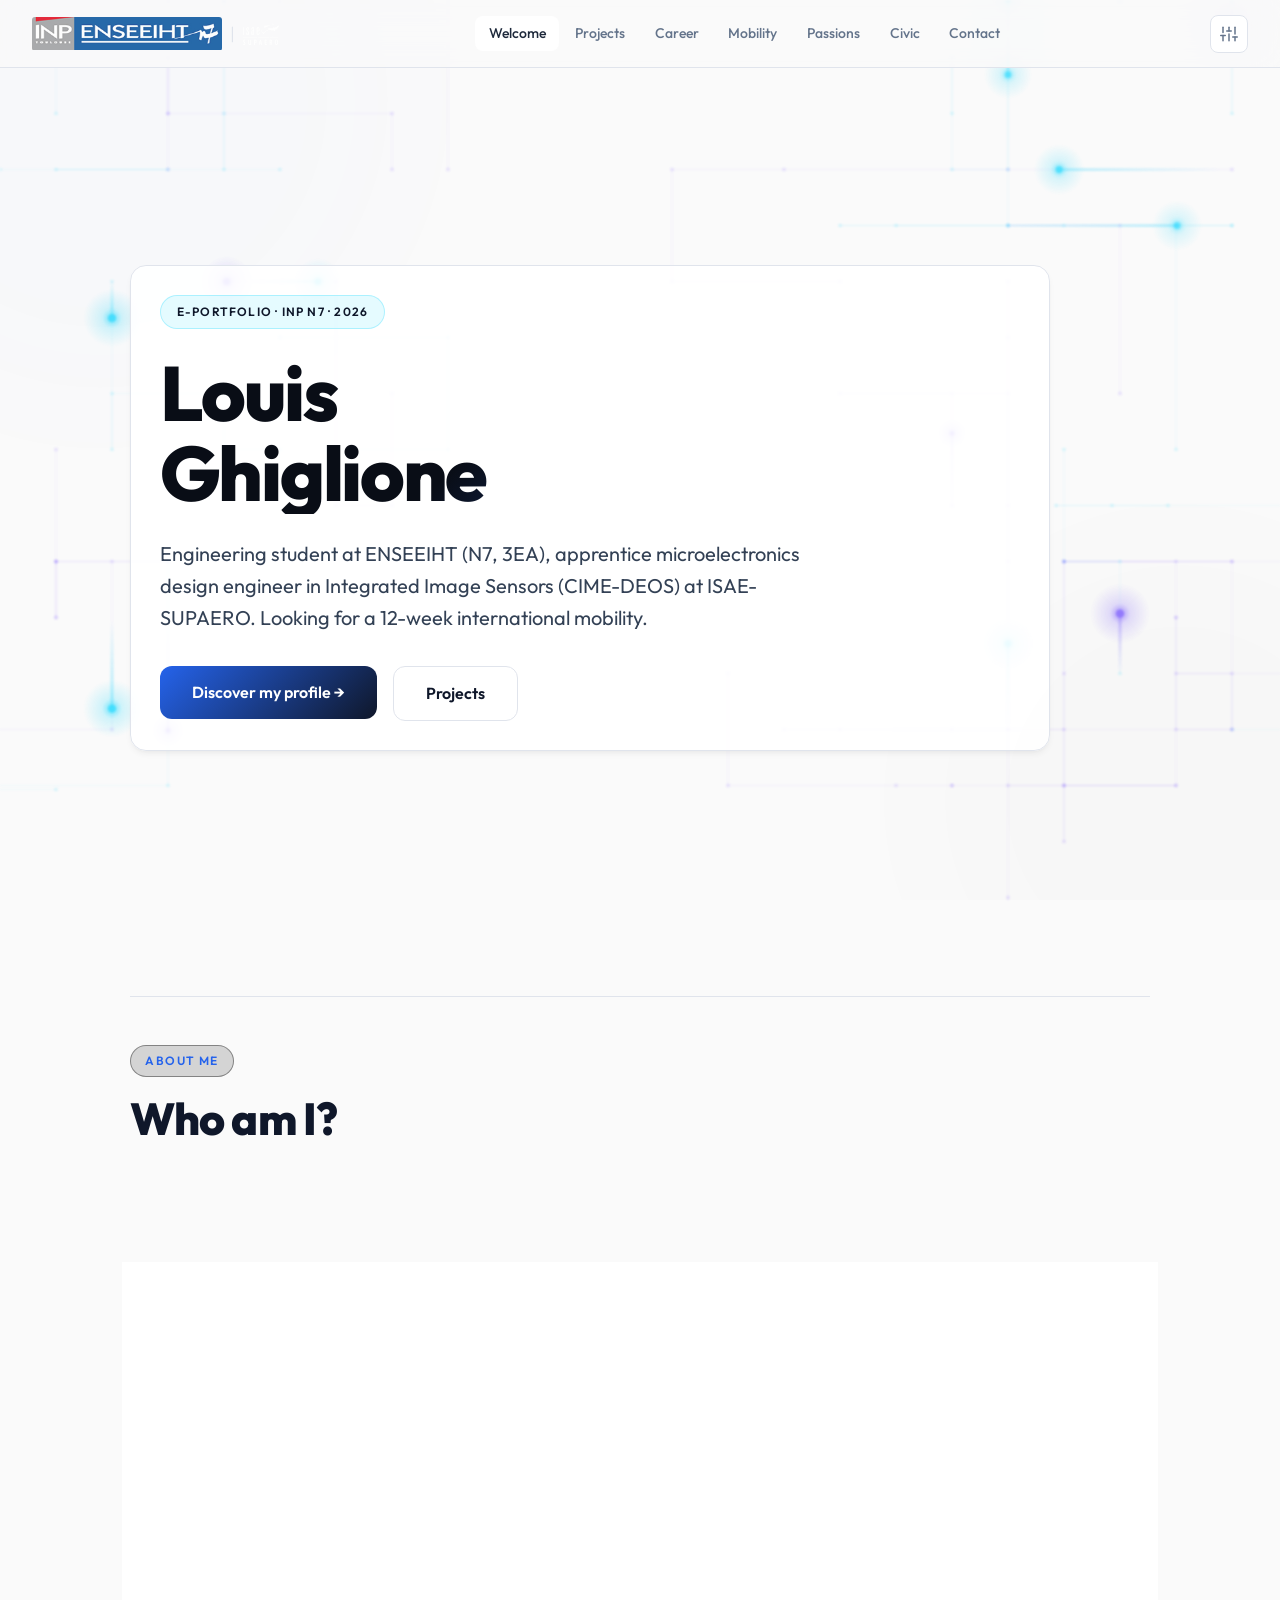
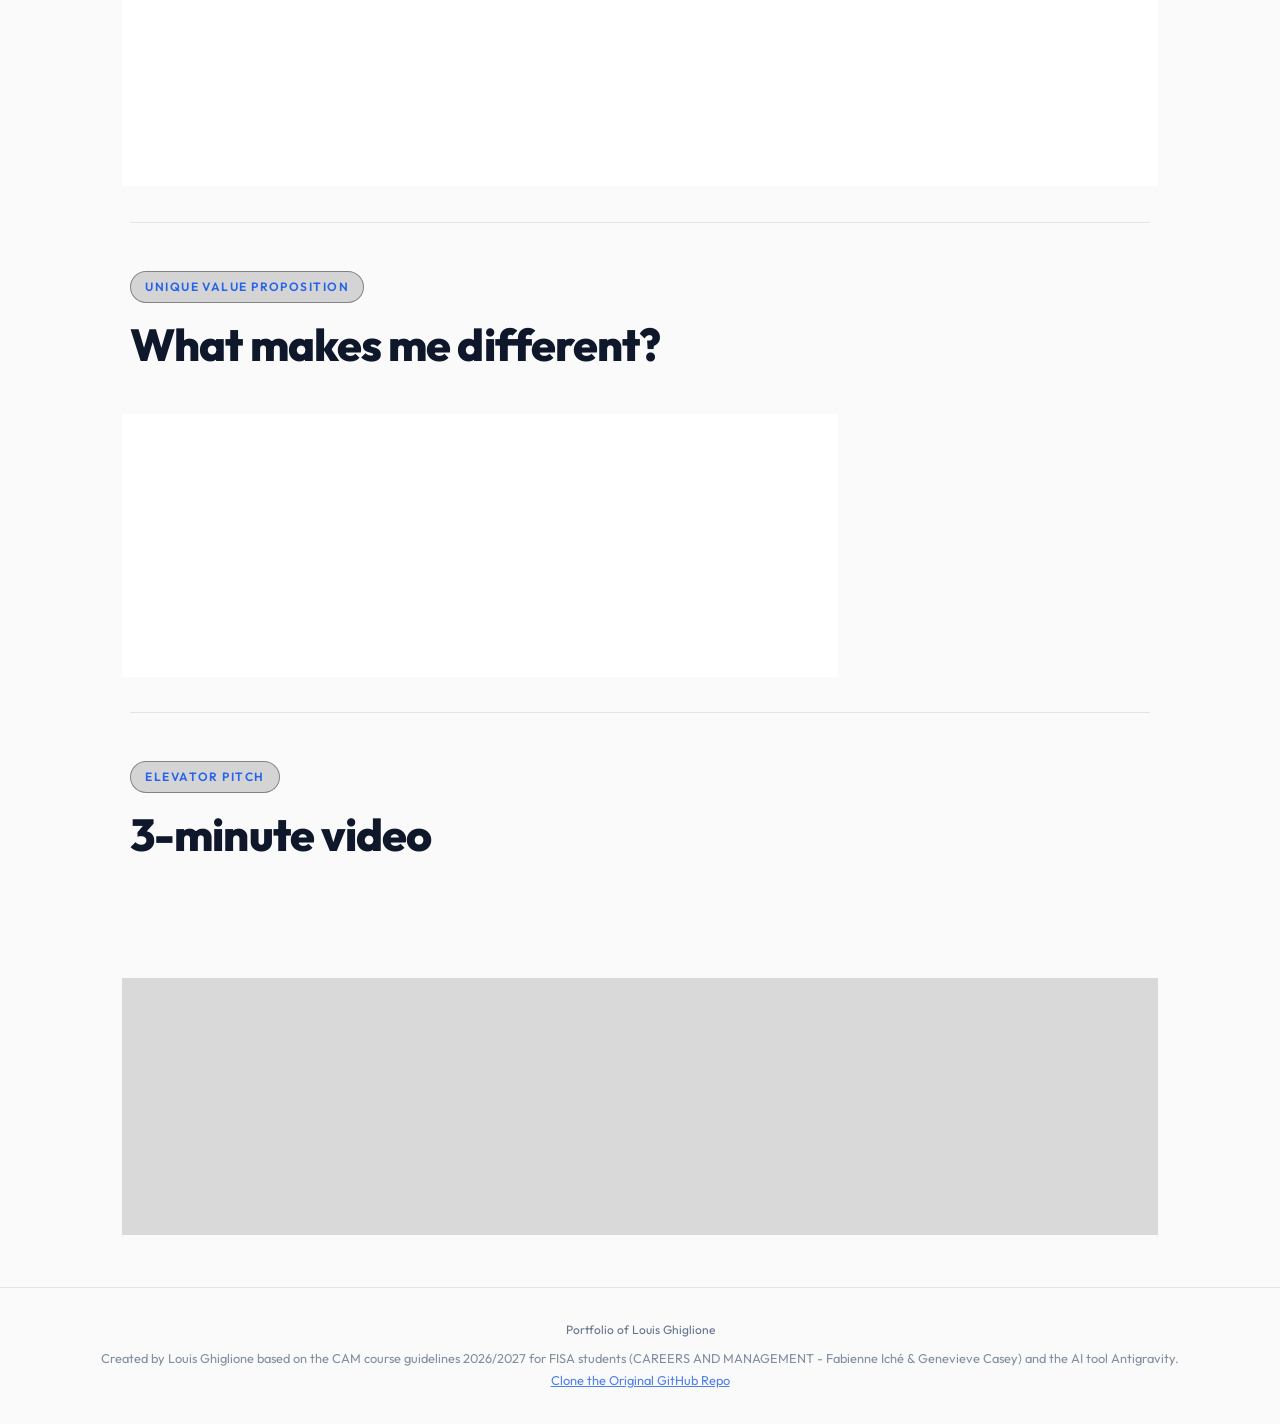
<file: index.html>
<!DOCTYPE html>
<html lang="en">
<head>
  <meta charset="UTF-8" />
  <meta name="viewport" content="width=device-width, initial-scale=1.0" />
  <title>Louis Ghiglione — E-Portfolio</title>
  <meta name="description" content="E-Portfolio of Louis Ghiglione, N7 engineering student and apprentice. CAM L3 FISA S5." />
  <link rel="canonical" href="https://louis289.github.io/portfolio-louis-ghiglione/" />
  <meta property="og:title"       content="Louis Ghiglione — E-Portfolio" />
  <meta property="og:description" content="Engineering student at N7, apprentice. My projects, career and passions." />
  <meta property="og:type"        content="website" />
  <meta property="og:url"         content="https://louis289.github.io/portfolio-louis-ghiglione/" />
  <link rel="preconnect" href="https://fonts.googleapis.com" />
  <link rel="preconnect" href="https://fonts.gstatic.com" crossorigin />
  <link href="https://fonts.googleapis.com/css2?family=Outfit:wght@300;400;500;600;800&display=swap" rel="stylesheet" />
  <link rel="stylesheet" href="./css/base.css" />
  <link rel="stylesheet" href="./css/template.css" />
  <link rel="stylesheet" href="./css/components.css" />
  <!-- Dynamic Themes -->
  <link id="theme-colors" rel="stylesheet" href="./css/themes/dark.css" />
  <link id="theme-fx" rel="stylesheet" href="./css/themes/electric.css" />
  <link id="theme-a11y" rel="stylesheet" href="" />
  <!-- Prefetch inner pages for faster navigation -->
  <link rel="prefetch" href="./projects.html" />
  <link rel="prefetch" href="./career.html" />
</head>
<body data-page="welcome">

  <a href="#main-content" class="skip-link">Skip to main content</a>

  <div id="nav-placeholder"></div>

  <main id="main-content" class="page-content">
    <div class="page-wrapper">

      <!-- Hero -->
      <header class="hero">
        <div class="hero-card card">
          <div class="hero__tag"   data-i18n="welcome.tag"></div>
          <h1 class="hero__title" data-i18n-html="welcome.hero_name"></h1>
          <p class="hero__sub"    data-i18n="welcome.hero_sub"></p>
          <div class="hero__actions">
            <a href="./career.html" class="hero__cta" data-i18n="welcome.hero_cta"></a>
            <a href="./projects.html" class="hero__cta hero__cta--secondary" data-i18n="nav.projects"></a>
          </div>
        </div>
      </header>

      <hr class="divider" />

      <!-- About -->
      <section aria-labelledby="about-title">
        <div class="section-header">
          <span class="section-tag"   data-i18n="welcome.about_tag"></span>
          <h2 class="section-title" id="about-title" data-i18n="welcome.about_title"></h2>
          <p class="section-desc"    data-i18n="welcome.about_desc"></p>
        </div>
        <div class="about-card card">
          <div class="about-layout">
            <div class="about-avatar-wrapper">
              <img src="" alt="" class="about-avatar" data-bind="src:config.avatar_url; alt:config.name" />
              <div class="about-badge-bar">
                <span class="badge">N7 &bull; ISAE-SUPAERO</span>
              </div>
            </div>
            <div class="about-text">
              <h3 class="about-name" data-bind="text:config.name"></h3>
              <div class="about-bio">
                <p data-i18n="welcome.about_text1"></p>
                <p data-i18n="welcome.about_text2"></p>
              </div>
              <div class="about-quick-tags">
                <a href="./tag.html?tag=Microélectronique" class="badge">Microélectronique</a>
                <a href="./tag.html?tag=ISAE-SUPAERO" class="badge">ISAE-SUPAERO</a>
                <a href="./tag.html?tag=LoRaWAN" class="badge">LoRaWAN & IoT</a>
                <a href="./tag.html?tag=FPGA" class="badge">FPGA / ASIC</a>
              </div>
            </div>
          </div>
        </div>
      </section>

      <hr class="divider" />

      <!-- UVP -->
      <section aria-labelledby="uvp-title">
        <div class="section-header">
          <span class="section-tag" data-i18n="welcome.uvp_tag"></span>
          <h2 class="section-title" id="uvp-title" data-i18n="welcome.uvp_title"></h2>
        </div>
        <article class="card uvp-card">
          <span class="card__icon" aria-hidden="true">&#9670;</span>
          <h3 class="card__title" data-i18n="welcome.uvp_card_title"></h3>
          <p class="card__body"><em data-i18n="welcome.uvp_card_text"></em></p>
        </article>
      </section>

      <hr class="divider" />

      <!-- Pitch -->
      <section aria-labelledby="pitch-title">
        <div class="section-header">
          <span class="section-tag" data-i18n="welcome.pitch_tag"></span>
          <h2 class="section-title" id="pitch-title" data-i18n="welcome.pitch_title"></h2>
          <p class="section-desc"   data-i18n="welcome.pitch_desc"></p>
        </div>
        <div class="pitch-card card">
          <div class="placeholder-media" role="img" aria-label="Elevator pitch video placeholder">
            <span data-i18n="welcome.pitch_placeholder"></span>
          </div>
        </div>
      </section>

    </div>
  </main>

  <footer class="site-footer">
    <p data-i18n-html="footer_custom" style="margin-bottom: 0.5rem;"></p>
    <p data-i18n-html="footer_credits" style="font-size: 0.8rem; opacity: 0.8;"></p>
  </footer>

  <script type="module" src="./js/main.js"></script>
</body>
</html>
</file>
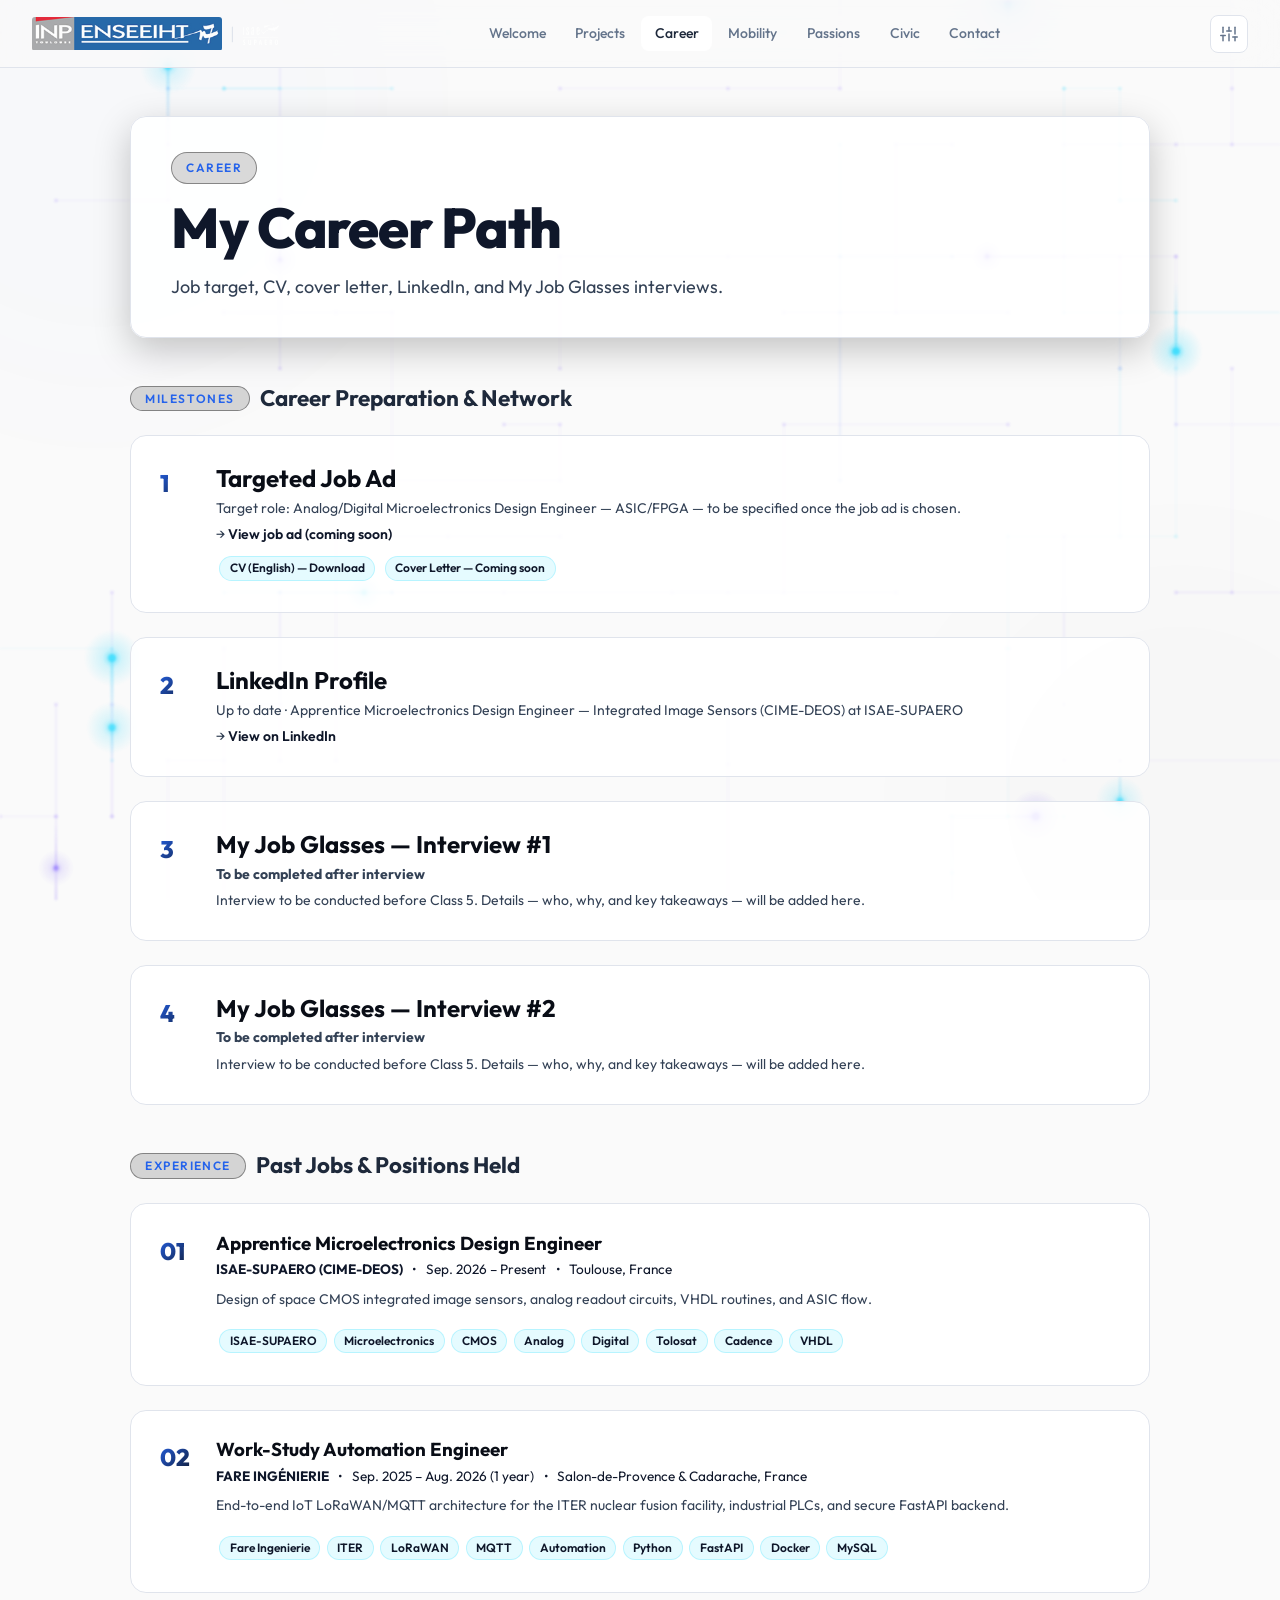
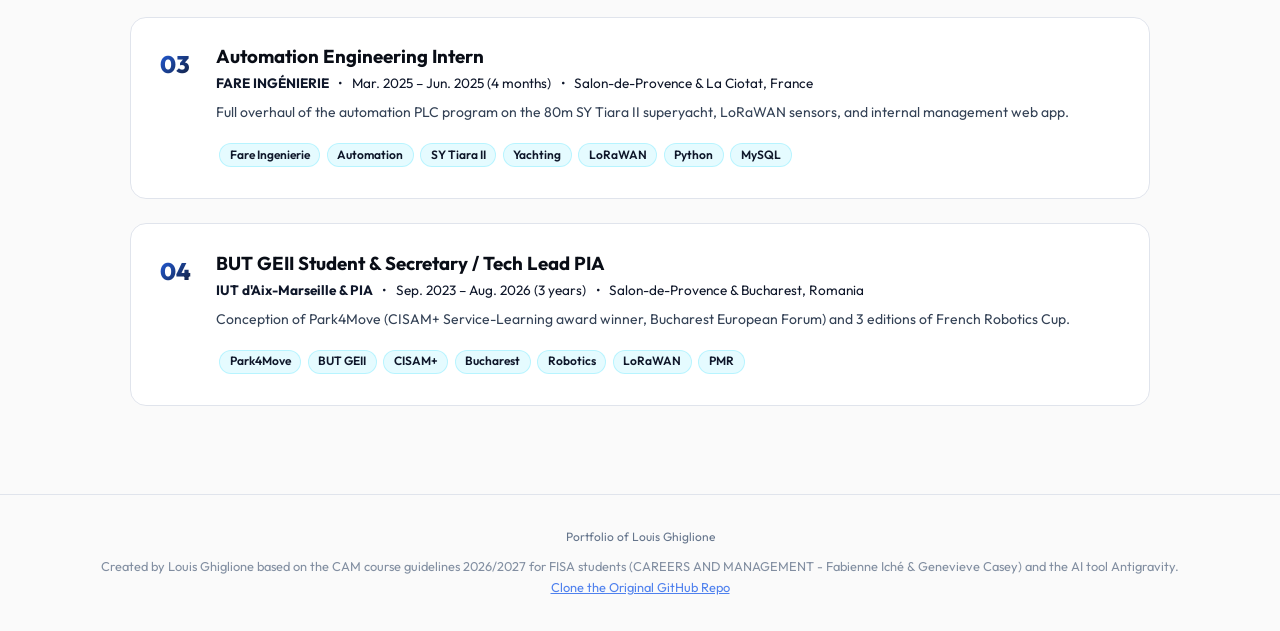
<file: career.html>
<!DOCTYPE html>
<html lang="en">
<head>
  <meta charset="UTF-8" />
  <meta name="viewport" content="width=device-width, initial-scale=1.0" />
  <title>Career — Louis Ghiglione</title>
  <meta name="description" content="Career path of Louis Ghiglione: job target, CV, cover letter, LinkedIn, and My Job Glasses interviews." />
  <link rel="canonical" href="https://louis289.github.io/portfolio-louis-ghiglione/career.html" />
  <meta property="og:title" content="Career — Louis Ghiglione" />
  <meta property="og:type"  content="website" />
  <link rel="preconnect" href="https://fonts.googleapis.com" />
  <link rel="preconnect" href="https://fonts.gstatic.com" crossorigin />
  <link href="https://fonts.googleapis.com/css2?family=Outfit:wght@300;400;500;600;800&display=swap" rel="stylesheet" />
  <link rel="stylesheet" href="./css/base.css" />
  <link rel="stylesheet" href="./css/template.css" />
  <link rel="stylesheet" href="./css/components.css" />
  <!-- Dynamic Themes -->
  <link id="theme-colors" rel="stylesheet" href="./css/themes/dark.css" />
  <link id="theme-fx" rel="stylesheet" href="./css/themes/electric.css" />
  <link id="theme-a11y" rel="stylesheet" href="" />
</head>
<body data-page="career">

  <a href="#main-content" class="skip-link">Skip to main content</a>

  <div id="nav-placeholder"></div>

  <main id="main-content" class="page-content">
    <div class="page-wrapper">

      <header class="page-header">
        <span class="section-tag" data-i18n="career.tag"></span>
        <h1 class="section-title" data-i18n="career.title"></h1>
        <p class="section-desc"   data-i18n="career.desc"></p>
      </header>

      <!-- Section 1: Objectives & Career Preparation (Evaluated first by professors) -->
      <section class="career-section">
        <h2 class="section-subtitle" style="font-size: 1.4rem; font-weight: 700; margin-bottom: var(--space-lg); display: flex; align-items: center; gap: 0.6rem;">
          <span class="section-tag" style="margin: 0;" data-i18n="career.milestones_tag"></span>
          <span data-i18n="career.milestones_title"></span>
        </h2>
        <ol class="career-list">

          <li class="career-item">
            <span class="career-item__num" aria-hidden="true">1</span>
            <div class="career-item__content">
              <h2 data-i18n="career.item1_title"></h2>
              <p  data-i18n="career.item1_desc"></p>
               <p>→ <a href="#" class="ext-link" data-i18n="career.item1_link"></a></p>
              <div class="career-item__links">
                <a href="#" class="badge" target="_blank" rel="noopener" data-i18n="career.item1_cv" data-bind="href:config.cv_url"></a>
                <a href="#" class="badge" data-i18n="career.item1_cover"></a>
              </div>
            </div>
          </li>

          <li class="career-item">
            <span class="career-item__num" aria-hidden="true">2</span>
            <div class="career-item__content">
              <h2 data-i18n="career.item2_title"></h2>
              <p  data-i18n="career.item2_desc"></p>
               <p>→ <a href="https://www.linkedin.com/in/louis-ghiglione-722165294/" class="ext-link" target="_blank" rel="noopener" data-i18n="career.item2_link"></a></p>
            </div>
          </li>

          <li class="career-item">
            <span class="career-item__num" aria-hidden="true">3</span>
            <div class="career-item__content">
              <h2 data-i18n="career.item3_title"></h2>
              <p><strong data-i18n="career.item3_person"></strong></p>
              <p data-i18n="career.item3_learnt"></p>
            </div>
          </li>

          <li class="career-item">
            <span class="career-item__num" aria-hidden="true">4</span>
            <div class="career-item__content">
              <h2 data-i18n="career.item4_title"></h2>
              <p><strong data-i18n="career.item4_person"></strong></p>
              <p data-i18n="career.item4_learnt"></p>
            </div>
          </li>

        </ol>
      </section>

      <!-- Section 2: Past Experiences & Jobs -->
      <section class="career-section" style="margin-top: var(--space-2xl);">
        <h2 class="section-subtitle" style="font-size: 1.4rem; font-weight: 700; margin-bottom: var(--space-lg); display: flex; align-items: center; gap: 0.6rem;">
          <span class="section-tag" style="margin: 0;" data-i18n="career.jobs_tag"></span>
          <span data-i18n="career.jobs_title"></span>
        </h2>
        <ol class="career-list career-jobs-list" role="list">
          <!-- Dynamically rendered by renderer.js: past jobs, roles, related projects & mobilities -->
        </ol>
      </section>

    </div>
  </main>

  <footer class="site-footer">
    <p data-i18n-html="footer_custom" style="margin-bottom: 0.5rem;"></p>
    <p data-i18n-html="footer_credits" style="font-size: 0.8rem; opacity: 0.8;"></p>
  </footer>

  <script type="module" src="./js/main.js"></script>
</body>
</html>
</file>
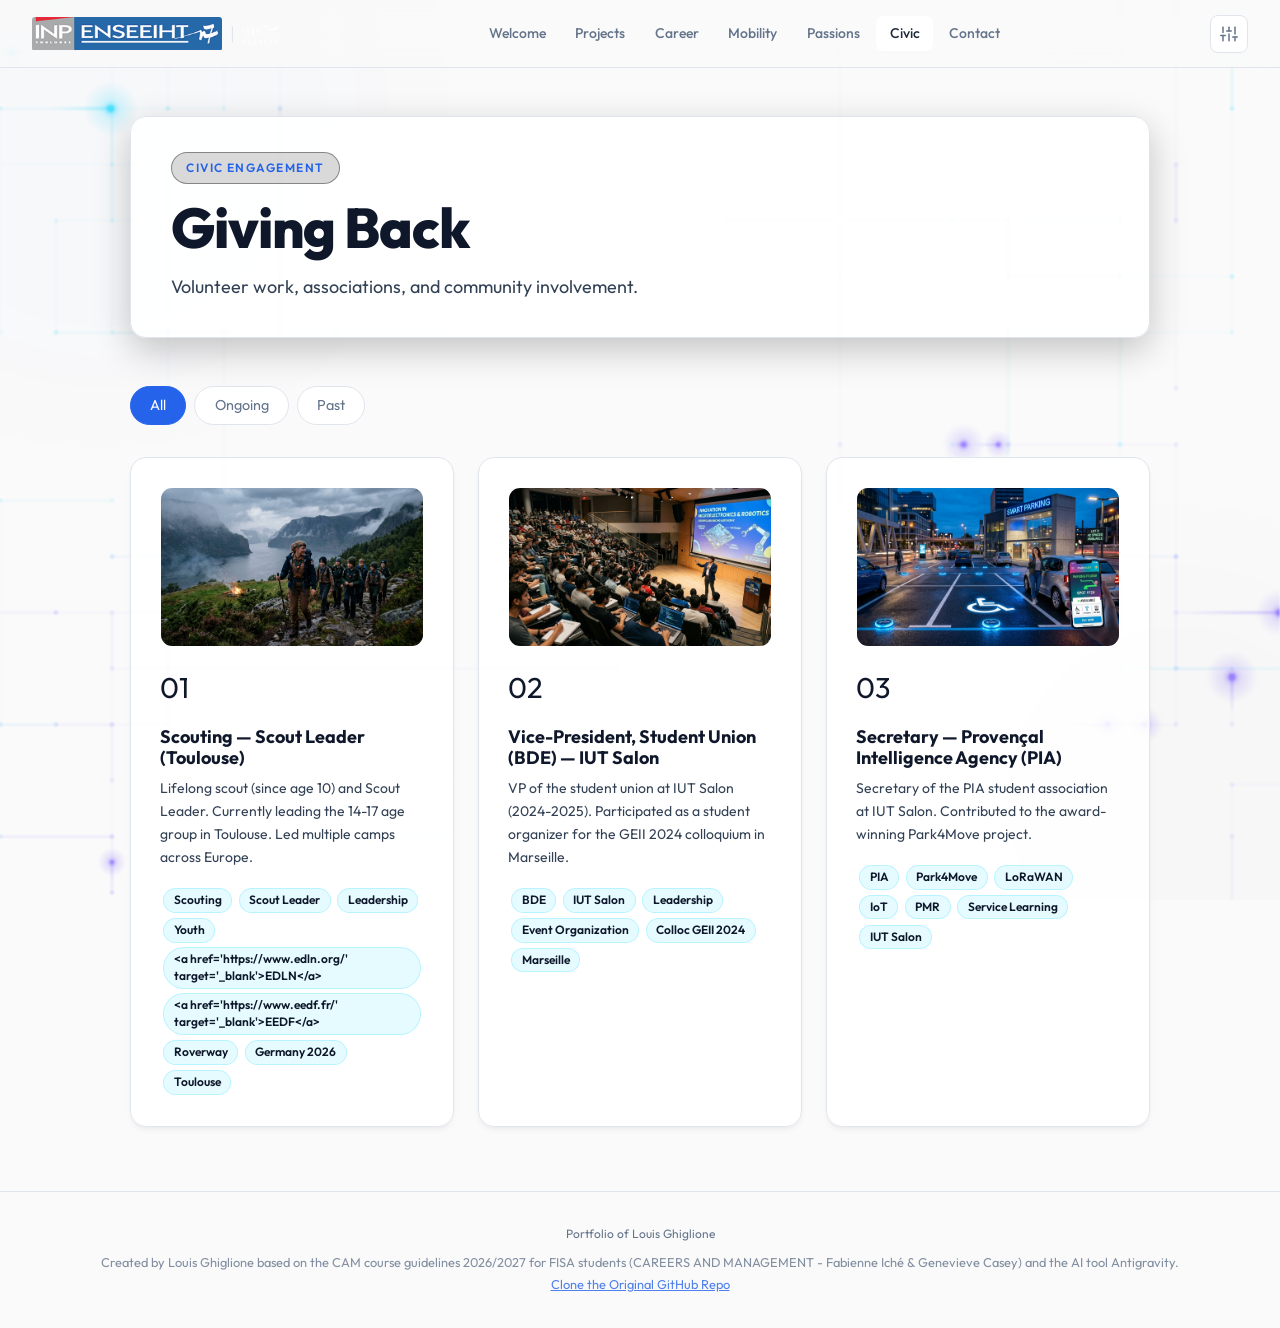
<file: civic.html>
<!DOCTYPE html>
<html lang="en">
<head>
  <meta charset="UTF-8" />
  <meta name="viewport" content="width=device-width, initial-scale=1.0" />
  <title>Civic Engagement — Louis Ghiglione</title>
  <meta name="description" content="Civic engagement and volunteer work by Louis Ghiglione — CAM Semester 5 Module 2." />
  <link rel="canonical" href="https://louis289.github.io/portfolio-louis-ghiglione/civic.html" />
  <meta property="og:title" content="Civic Engagement — Louis Ghiglione" />
  <meta property="og:type"  content="website" />
  <link rel="preconnect" href="https://fonts.googleapis.com" />
  <link rel="preconnect" href="https://fonts.gstatic.com" crossorigin />
  <link href="https://fonts.googleapis.com/css2?family=Outfit:wght@300;400;500;600;800&display=swap" rel="stylesheet" />
  <link rel="stylesheet" href="./css/base.css" />
  <link rel="stylesheet" href="./css/template.css" />
  <link rel="stylesheet" href="./css/components.css" />
  <!-- Dynamic Themes -->
  <link id="theme-colors" rel="stylesheet" href="./css/themes/dark.css" />
  <link id="theme-fx" rel="stylesheet" href="./css/themes/electric.css" />
  <link id="theme-a11y" rel="stylesheet" href="" />
</head>
<body data-page="civic">

  <a href="#main-content" class="skip-link">Skip to main content</a>

  <div id="nav-placeholder"></div>

  <main id="main-content" class="page-content">
    <div class="page-wrapper">

      <header class="page-header">
        <span class="section-tag" data-i18n="civic.tag"></span>
        <h1 class="section-title" data-i18n="civic.title"></h1>
        <p class="section-desc"   data-i18n="civic.desc"></p>
      </header>

      <div class="filter-group" role="group" aria-label="Filter civic engagements">
        <button class="filter-btn active" data-filter="all" data-i18n="filter.all"></button>
        <button class="filter-btn" data-filter="ongoing" data-i18n="filter.ongoing"></button>
        <button class="filter-btn" data-filter="past" data-i18n="filter.past"></button>
      </div>

      <ul class="grid-2" role="list"></ul>

    </div>
  </main>

  <footer class="site-footer">
    <p data-i18n-html="footer_custom" style="margin-bottom: 0.5rem;"></p>
    <p data-i18n-html="footer_credits" style="font-size: 0.8rem; opacity: 0.8;"></p>
  </footer>

  <script type="module" src="./js/main.js"></script>
</body>
</html>
</file>
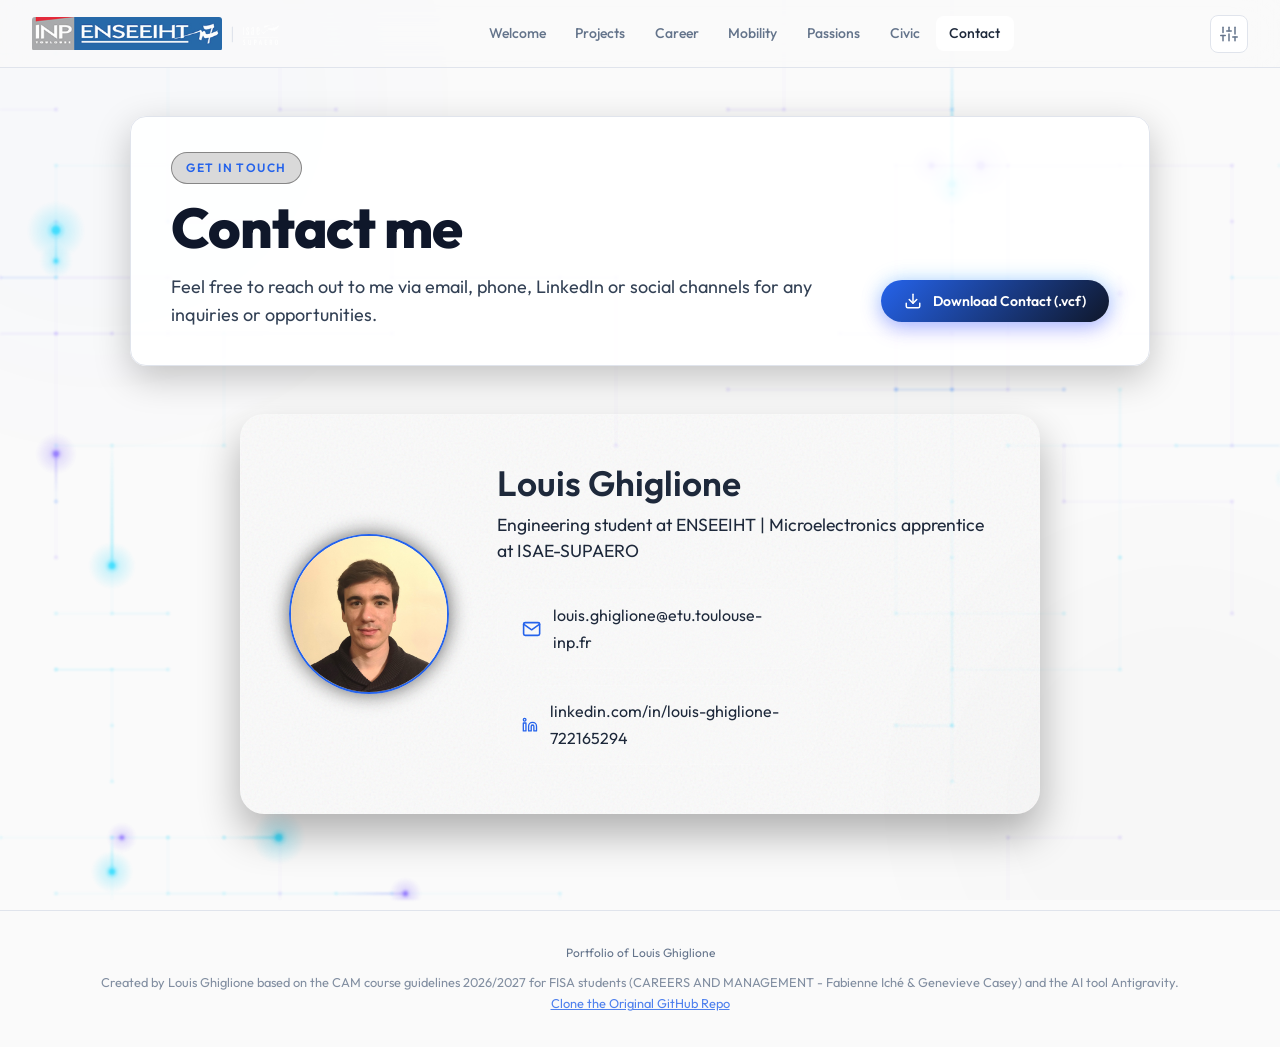
<file: contact.html>
<!DOCTYPE html>
<html lang="en">

<head>
  <meta charset="UTF-8" />
  <meta name="viewport" content="width=device-width, initial-scale=1.0" />
  <title>Contact — Louis Ghiglione</title>
  <meta name="description" content="Contact Louis Ghiglione via LinkedIn or Email." />
  <link rel="canonical" href="https://louis289.github.io/portfolio-louis-ghiglione/contact.html" />
  <meta property="og:title" content="Contact — Louis Ghiglione" />
  <meta property="og:type" content="website" />
  <link rel="preconnect" href="https://fonts.googleapis.com" />
  <link rel="preconnect" href="https://fonts.gstatic.com" crossorigin />
  <link href="https://fonts.googleapis.com/css2?family=Outfit:wght@300;400;500;600;800&display=swap" rel="stylesheet" />
  <link rel="stylesheet" href="./css/base.css" />
  <link rel="stylesheet" href="./css/template.css" />
  <link rel="stylesheet" href="./css/components.css" />
  <!-- Dynamic Themes -->
  <link id="theme-colors" rel="stylesheet" href="./css/themes/dark.css" />
  <link id="theme-fx" rel="stylesheet" href="./css/themes/electric.css" />
  <link id="theme-a11y" rel="stylesheet" href="" />
</head>

<body data-page="contact">

  <a href="#main-content" class="skip-link">Skip to main content</a>

  <div id="nav-placeholder"></div>

  <main id="main-content" class="page-content">
    <div class="page-wrapper">

      <header class="page-header contact-header">
        <span class="section-tag" data-i18n="contact.tag"></span>
        <h1 class="section-title" data-i18n="contact.title"></h1>
        <div class="contact-header-content">
          <p class="section-desc" data-i18n="contact.desc"></p>
          <button type="button" class="btn-export-download" id="btn-export-contact"
            data-bind="title:contact.download_btn_vcf" title="Télécharger Contact (.vcf)">
            <svg class="download-icon" width="18" height="18" viewBox="0 0 24 24" fill="none" stroke="currentColor"
              stroke-width="2" stroke-linecap="round" stroke-linejoin="round" aria-hidden="true">
              <path d="M21 15v4a2 2 0 0 1-2 2H5a2 2 0 0 1-2-2v-4"></path>
              <polyline points="7 10 12 15 17 10"></polyline>
              <line x1="12" y1="15" x2="12" y2="3"></line>
            </svg>
            <span data-i18n="contact.download_btn_vcf">Télécharger Contact (.vcf)</span>
          </button>
        </div>
      </header>

      <div class="contact-card-wrapper" id="contact-tilt-wrapper">
        <div class="contact-card" id="contact-tilt-card">
          <div class="contact-card__glare" id="contact-tilt-glare"></div>

          <div class="contact-card__content">
            <img src="" alt="" class="contact-card__avatar" data-bind="src:config.avatar_url; alt:config.name" />

            <div class="contact-card__info">
              <h2 class="contact-card__name" data-bind="text:config.name"></h2>
              <p class="contact-card__title" data-i18n="contact.contact_sub"></p>

              <div class="contact-card__links">
                <a href="#" class="contact-card__link" data-bind="href:config.email_mailto">
                  <svg width="24" height="24" viewBox="0 0 24 24" fill="none" stroke="currentColor" stroke-width="2"
                    stroke-linecap="round" stroke-linejoin="round">
                    <path d="M4 4h16c1.1 0 2 .9 2 2v12c0 1.1-.9 2-2 2H4c-1.1 0-2-.9-2-2V6c0-1.1.9-2 2-2z"></path>
                    <polyline points="22,6 12,13 2,6"></polyline>
                  </svg>
                  <span data-bind="text:config.email_display"></span>
                </a>
                <a href="#" class="contact-card__link" target="_blank" rel="noopener"
                  data-bind="href:config.linkedin_url">
                  <svg width="24" height="24" viewBox="0 0 24 24" fill="none" stroke="currentColor" stroke-width="2"
                    stroke-linecap="round" stroke-linejoin="round">
                    <path d="M16 8a6 6 0 0 1 6 6v7h-4v-7a2 2 0 0 0-2-2 2 2 0 0 0-2 2v7h-4v-7a6 6 0 0 1 6-6z"></path>
                    <rect x="2" y="9" width="4" height="12"></rect>
                    <circle cx="4" cy="4" r="2"></circle>
                  </svg>
                  <span data-bind="text:config.linkedin_display"></span>
                </a>
              </div>
            </div>
          </div>
        </div>
      </div>

    </div>
  </main>

  <footer class="site-footer">
    <p data-i18n-html="footer_custom" style="margin-bottom: 0.5rem;"></p>
    <p data-i18n-html="footer_credits" style="font-size: 0.8rem; opacity: 0.8;"></p>
  </footer>


  <script type="module" src="./js/main.js"></script>
</body>

</html>
</file>
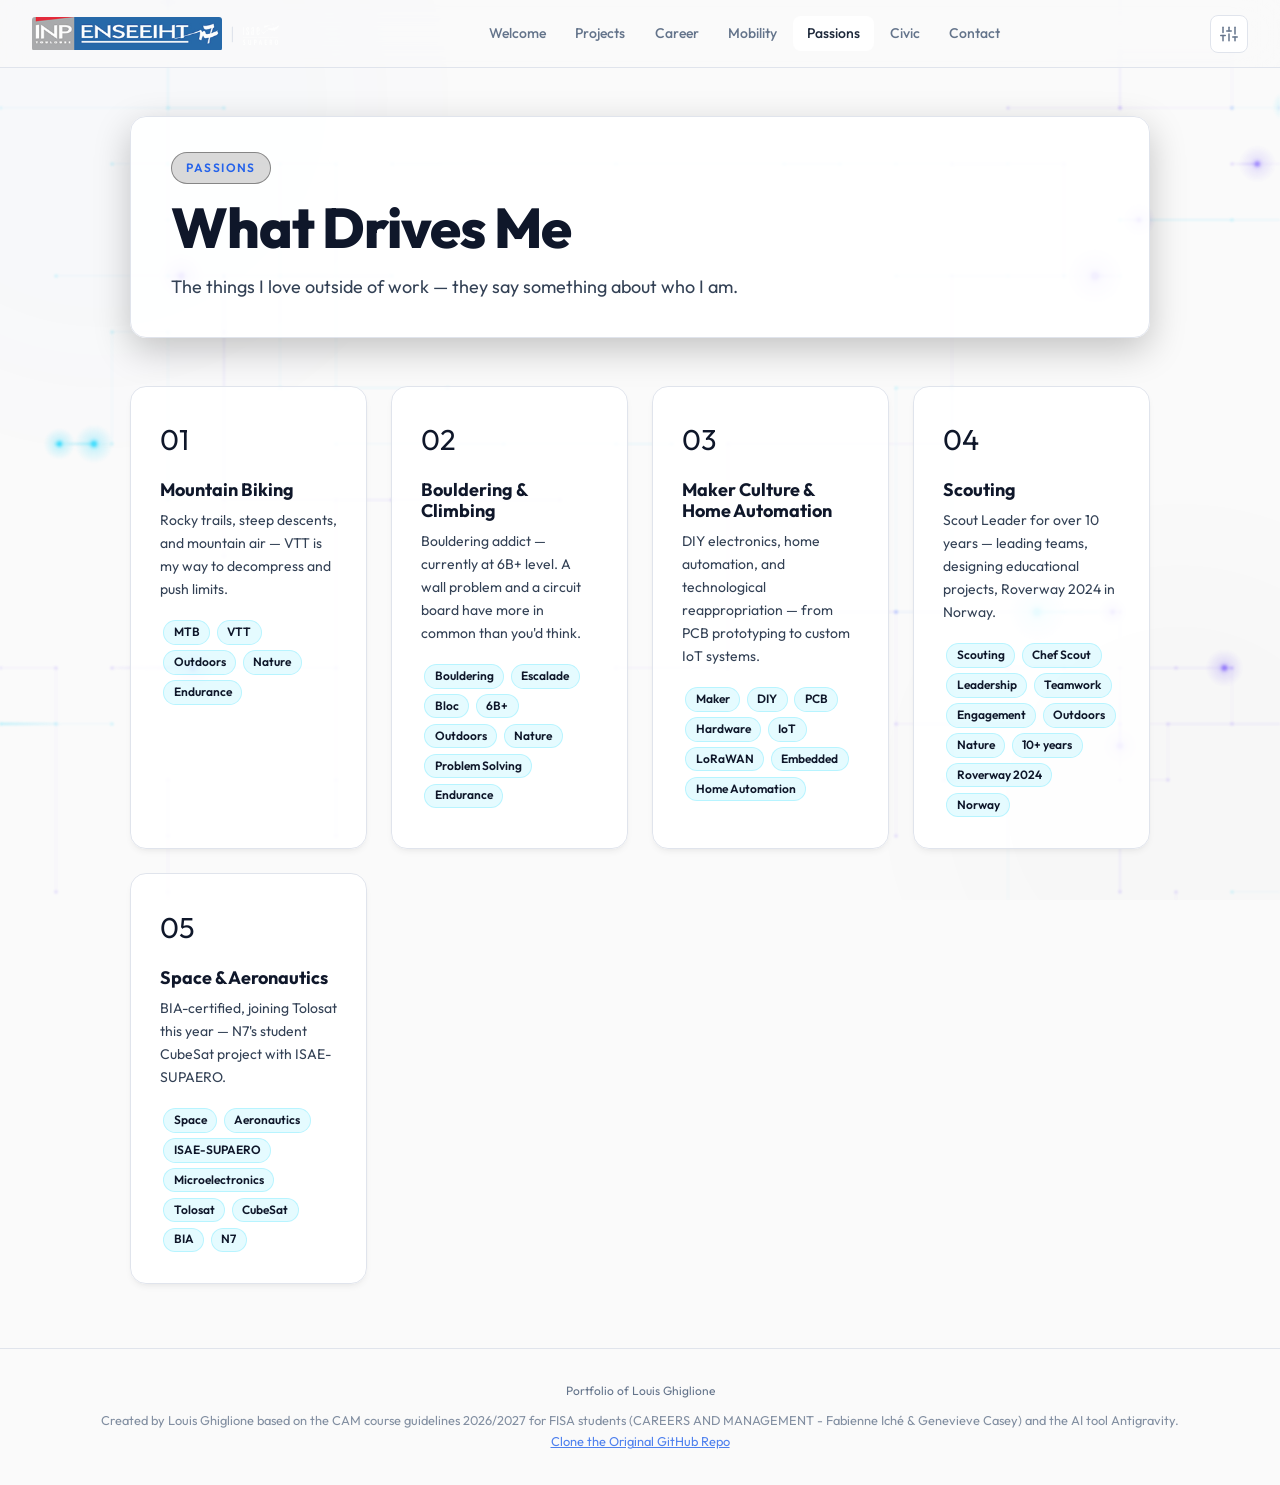
<file: passions.html>
<!DOCTYPE html>
<html lang="en">
<head>
  <meta charset="UTF-8" />
  <meta name="viewport" content="width=device-width, initial-scale=1.0" />
  <title>Passions — Louis Ghiglione</title>
  <meta name="description" content="Passions and interests of Louis Ghiglione — what drives him beyond engineering." />
  <link rel="canonical" href="https://louis289.github.io/portfolio-louis-ghiglione/passions.html" />
  <meta property="og:title" content="Passions — Louis Ghiglione" />
  <meta property="og:type"  content="website" />
  <link rel="preconnect" href="https://fonts.googleapis.com" />
  <link rel="preconnect" href="https://fonts.gstatic.com" crossorigin />
  <link href="https://fonts.googleapis.com/css2?family=Outfit:wght@300;400;500;600;800&display=swap" rel="stylesheet" />
  <link rel="stylesheet" href="./css/base.css" />
  <link rel="stylesheet" href="./css/template.css" />
  <link rel="stylesheet" href="./css/components.css" />
  <!-- Dynamic Themes -->
  <link id="theme-colors" rel="stylesheet" href="./css/themes/dark.css" />
  <link id="theme-fx" rel="stylesheet" href="./css/themes/electric.css" />
  <link id="theme-a11y" rel="stylesheet" href="" />
</head>
<body data-page="passions">

  <a href="#main-content" class="skip-link">Skip to main content</a>

  <div id="nav-placeholder"></div>

  <main id="main-content" class="page-content">
    <div class="page-wrapper">

      <header class="page-header">
        <span class="section-tag" data-i18n="passions.tag"></span>
        <h1 class="section-title" data-i18n="passions.title"></h1>
        <p class="section-desc"   data-i18n="passions.desc"></p>
      </header>

      <ul class="grid-3" role="list"></ul>

    </div>
  </main>

  <footer class="site-footer">
    <p data-i18n-html="footer_custom" style="margin-bottom: 0.5rem;"></p>
    <p data-i18n-html="footer_credits" style="font-size: 0.8rem; opacity: 0.8;"></p>
  </footer>

  <script type="module" src="./js/main.js"></script>
</body>
</html>
</file>
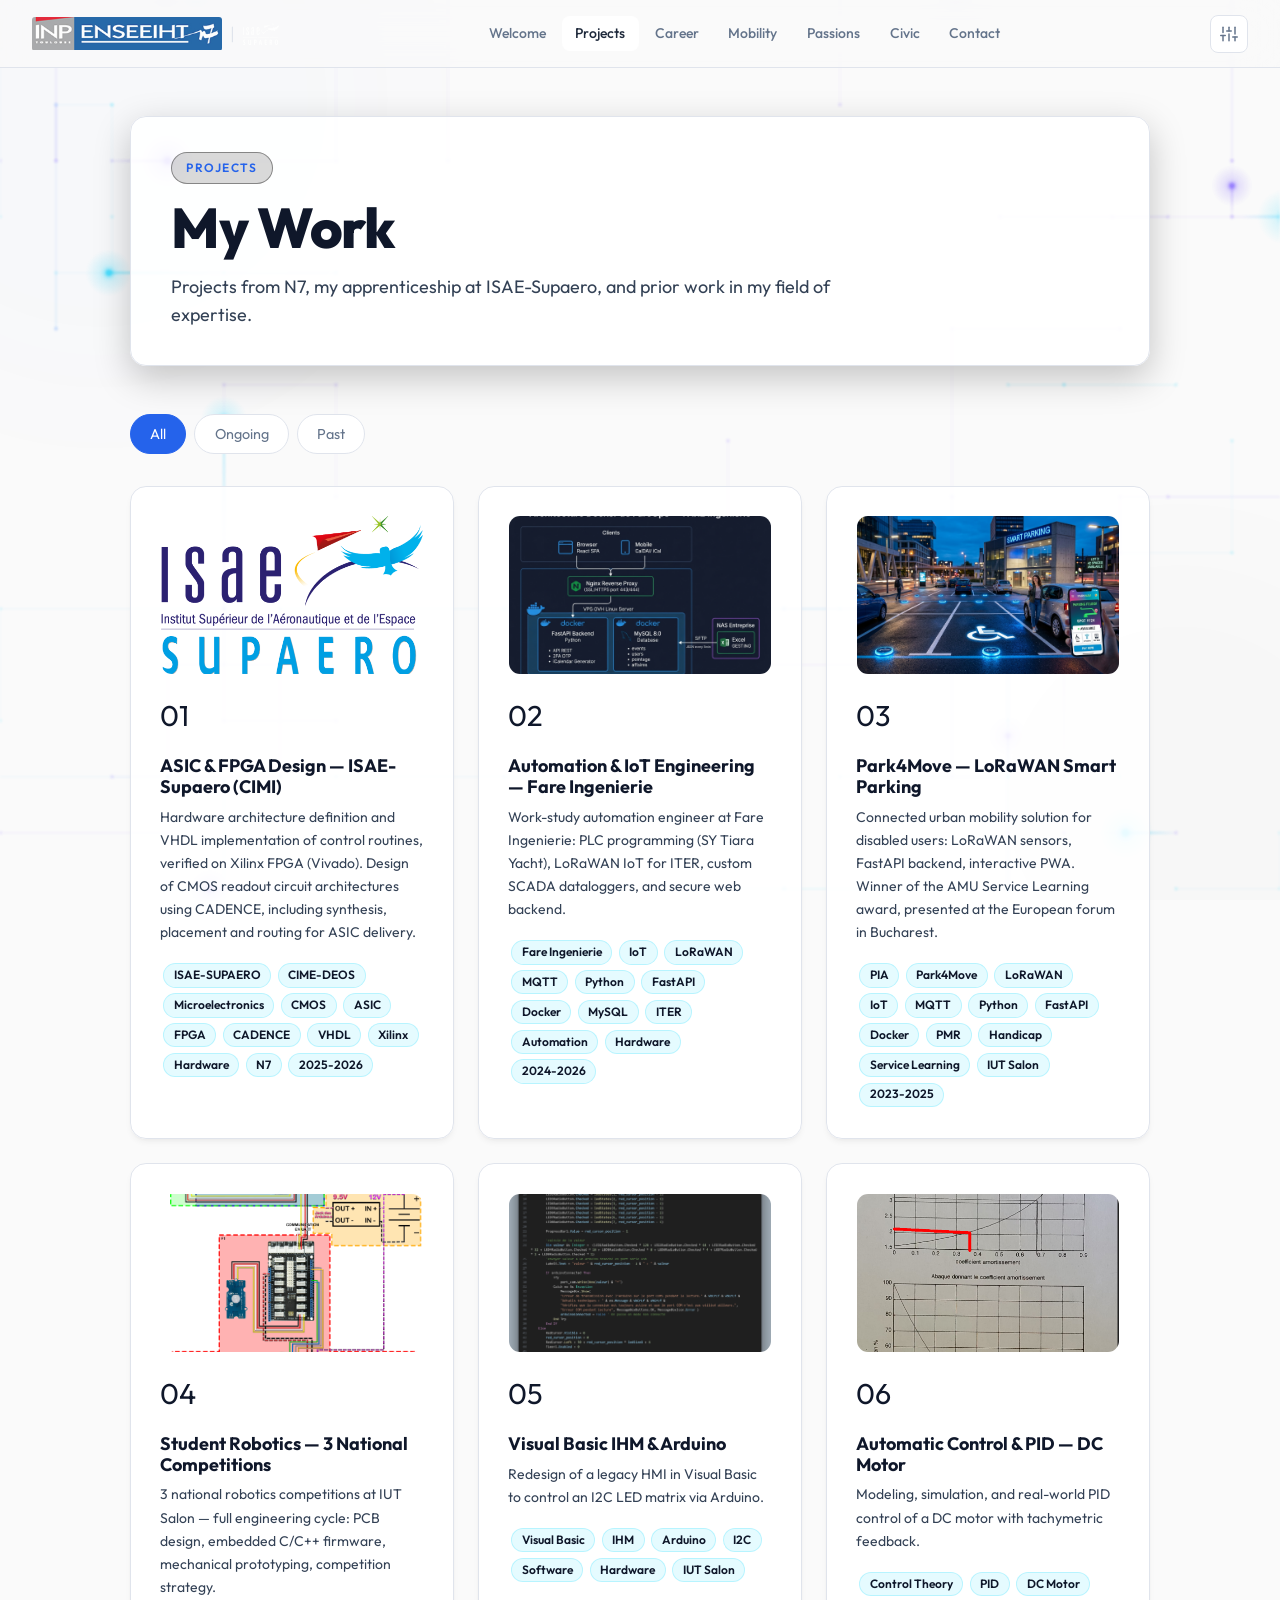
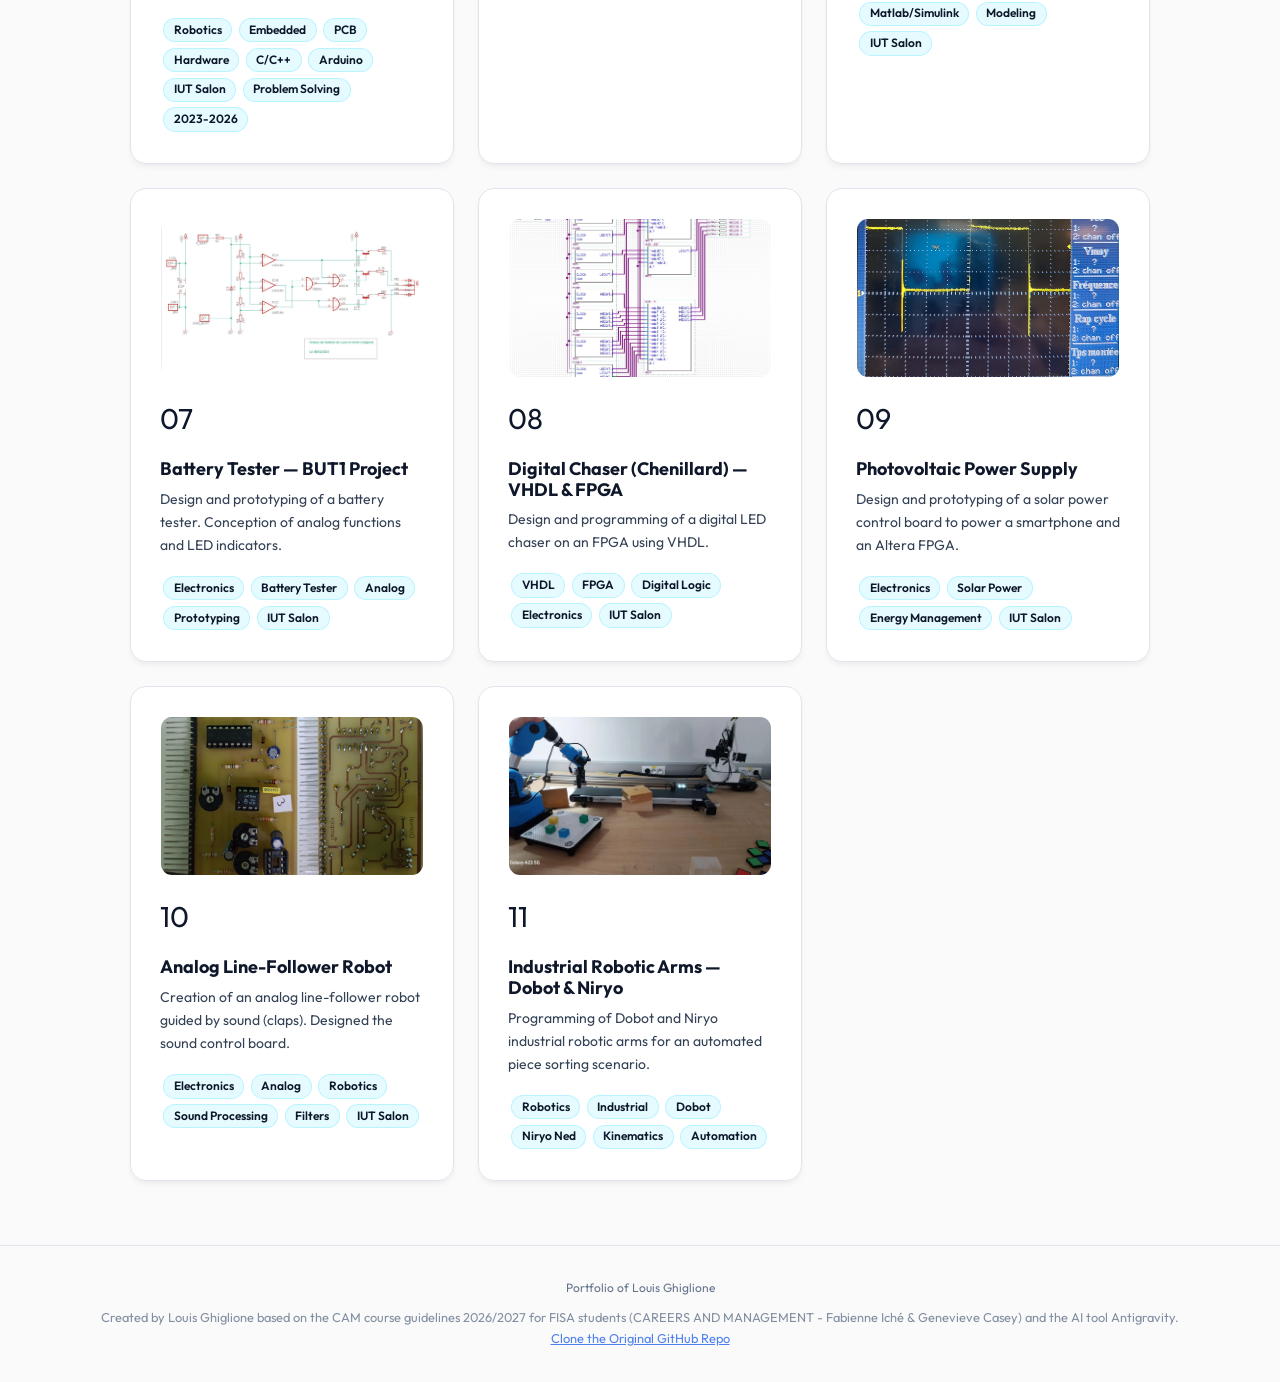
<file: projects.html>
<!DOCTYPE html>
<html lang="en">
<head>
  <meta charset="UTF-8" />
  <meta name="viewport" content="width=device-width, initial-scale=1.0" />
  <title>Projects — Louis Ghiglione</title>
  <meta name="description" content="Engineering and apprenticeship projects by Louis Ghiglione, N7 student." />
  <link rel="canonical" href="https://louis289.github.io/portfolio-louis-ghiglione/projects.html" />
  <meta property="og:title" content="Projects — Louis Ghiglione" />
  <meta property="og:type"  content="website" />
  <link rel="preconnect" href="https://fonts.googleapis.com" />
  <link rel="preconnect" href="https://fonts.gstatic.com" crossorigin />
  <link href="https://fonts.googleapis.com/css2?family=Outfit:wght@300;400;500;600;800&display=swap" rel="stylesheet" />
  <link rel="stylesheet" href="./css/base.css" />
  <link rel="stylesheet" href="./css/template.css" />
  <link rel="stylesheet" href="./css/components.css" />
  <!-- Dynamic Themes -->
  <link id="theme-colors" rel="stylesheet" href="./css/themes/dark.css" />
  <link id="theme-fx" rel="stylesheet" href="./css/themes/electric.css" />
  <link id="theme-a11y" rel="stylesheet" href="" />
</head>
<body data-page="projects">

  <a href="#main-content" class="skip-link">Skip to main content</a>

  <div id="nav-placeholder"></div>

  <main id="main-content" class="page-content">
    <div class="page-wrapper">

      <header class="page-header">
        <span class="section-tag" data-i18n="projects.tag"></span>
        <h1 class="section-title" data-i18n="projects.title"></h1>
        <p class="section-desc"   data-i18n="projects.desc"></p>
      </header>

      <div class="filter-group" role="group" aria-label="Filter projects">
        <button class="filter-btn active" data-filter="all" data-i18n="filter.all"></button>
        <button class="filter-btn" data-filter="ongoing" data-i18n="filter.ongoing"></button>
        <button class="filter-btn" data-filter="past" data-i18n="filter.past"></button>
      </div>

      <ul class="grid-2" role="list"></ul>

    </div>
  </main>

  <footer class="site-footer">
    <p data-i18n-html="footer_custom" style="margin-bottom: 0.5rem;"></p>
    <p data-i18n-html="footer_credits" style="font-size: 0.8rem; opacity: 0.8;"></p>
  </footer>

  <script type="module" src="./js/main.js"></script>
</body>
</html>
</file>
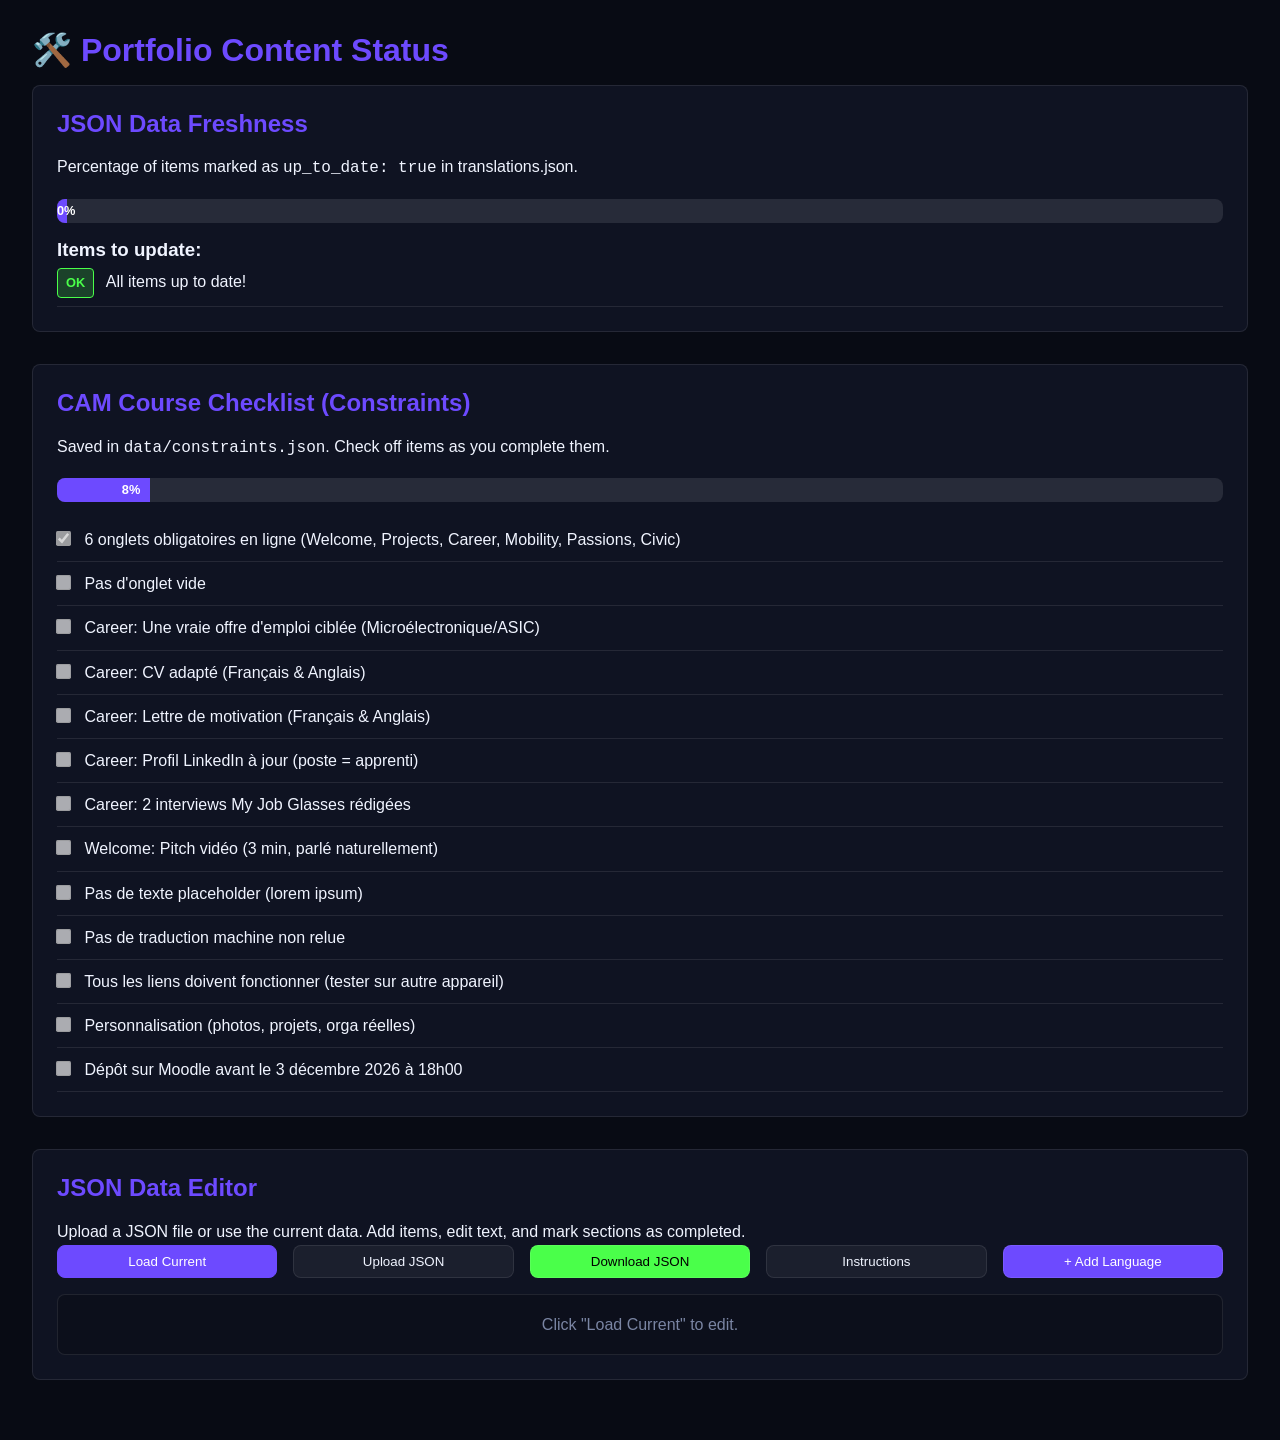
<file: status.html>
<!DOCTYPE html>
<html lang="en">
<head>
  <meta charset="UTF-8">
  <meta name="viewport" content="width=device-width, initial-scale=1.0">
  <title>Admin Dashboard — Content Status</title>
  <link rel="stylesheet" href="./css/base.css" />
  <link rel="stylesheet" href="./css/template.css" />
  <style>
    body { background: var(--color-bg); color: var(--color-text); padding: 2rem; font-family: var(--font-base); }
    h1, h2 { color: var(--color-accent); margin-bottom: 1rem; }
    .card { background: var(--color-surface); border: 1px solid var(--color-border); padding: 1.5rem; border-radius: 8px; margin-bottom: 2rem; }
    .progress-bar { background: rgba(255,255,255,0.1); border-radius: 8px; height: 24px; width: 100%; overflow: hidden; margin: 1rem 0; }
    .progress-fill { background: var(--color-accent); height: 100%; width: 0%; transition: width 0.5s; text-align: right; padding-right: 10px; font-weight: bold; font-size: 0.8rem; line-height: 24px; color: white;}
    ul { list-style: none; padding: 0; }
    li { padding: 0.5rem 0; border-bottom: 1px solid var(--color-border); }
    .status-badge { display: inline-block; padding: 0.2rem 0.5rem; border-radius: 4px; font-size: 0.8rem; font-weight: bold; margin-right: 0.5rem; }
    .badge-red { background: #ff4a4a33; color: #ff4a4a; border: 1px solid #ff4a4a; }
    .badge-green { background: #4aff4a33; color: #4aff4a; border: 1px solid #4aff4a; }
    .constraint-checkbox { margin-right: 10px; transform: scale(1.2); }
  </style>
</head>
<body>
  <h1>🛠️ Portfolio Content Status</h1>
  
  <div class="card">
    <h2>JSON Data Freshness</h2>
    <p>Percentage of items marked as <code>up_to_date: true</code> in translations.json.</p>
    <div class="progress-bar">
      <div id="json-progress" class="progress-fill">0%</div>
    </div>
    <h3>Items to update:</h3>
    <ul id="outdated-list"></ul>
  </div>

  <div class="card">
    <h2>CAM Course Checklist (Constraints)</h2>
    <p>Saved in <code>data/constraints.json</code>. Check off items as you complete them.</p>
    <div class="progress-bar">
      <div id="constraints-progress" class="progress-fill">0%</div>
    </div>
    <ul id="constraints-list"></ul>
  </div>
  <div class="card">
    <h2>JSON Data Editor</h2>
    <p>Upload a JSON file or use the current data. Add items, edit text, and mark sections as completed.</p>
    <div id="editor-controls" style="margin-bottom: 1rem; display: flex; flex-wrap: wrap; gap: 1rem;">
      <button class="settings-btn active" id="btn-load-current">Load Current</button>
      <input type="file" id="file-upload" accept=".json" style="display:none;" />
      <button class="settings-btn" id="btn-upload" onclick="document.getElementById('file-upload').click()">Upload JSON</button>
      <button class="settings-btn" id="btn-download" style="background:#4aff4a; color:#000;">Download JSON</button>
      <button class="settings-btn" id="btn-help">Instructions</button>
    </div>
    <div id="editor-container" style="background: rgba(0,0,0,0.2); padding: 1rem; border-radius: 8px; border: 1px solid var(--color-border); max-height: 600px; overflow-y: auto;">
      <p style="color:var(--color-muted); text-align:center;">Click "Load Current" to edit.</p>
    </div>
  </div>

  <!-- Instructions Modal -->
  <div id="help-modal" class="settings-backdrop">
    <div class="settings-content">
      <button class="settings-close" id="help-close">&times;</button>
      <h2>Deploying Your Changes</h2>
      <ol style="color:var(--color-text); line-height:1.6; padding-left:1.5rem;">
        <li style="margin-bottom:0.5rem">Click <strong>Download JSON</strong> to save your <code>translations.json</code>.</li>
        <li style="margin-bottom:0.5rem">Move the downloaded file to the <code>data/</code> folder, replacing the old one.</li>
        <li style="margin-bottom:0.5rem">For images (photos, logos), place them in the <code>images/</code> folder and use the path <code>./images/filename.ext</code> in the editor.</li>
        <li style="margin-bottom:0.5rem">For documents (CV, Portfolio), place them in the <code>assets/</code> folder.</li>
        <li style="margin-bottom:0.5rem">Commit and push to GitHub!</li>
      </ol>
    </div>
  </div>

  <script type="module" src="./js/status.js"></script>
  <script type="module" src="./js/editor.js"></script>
</body>
</html>
</file>
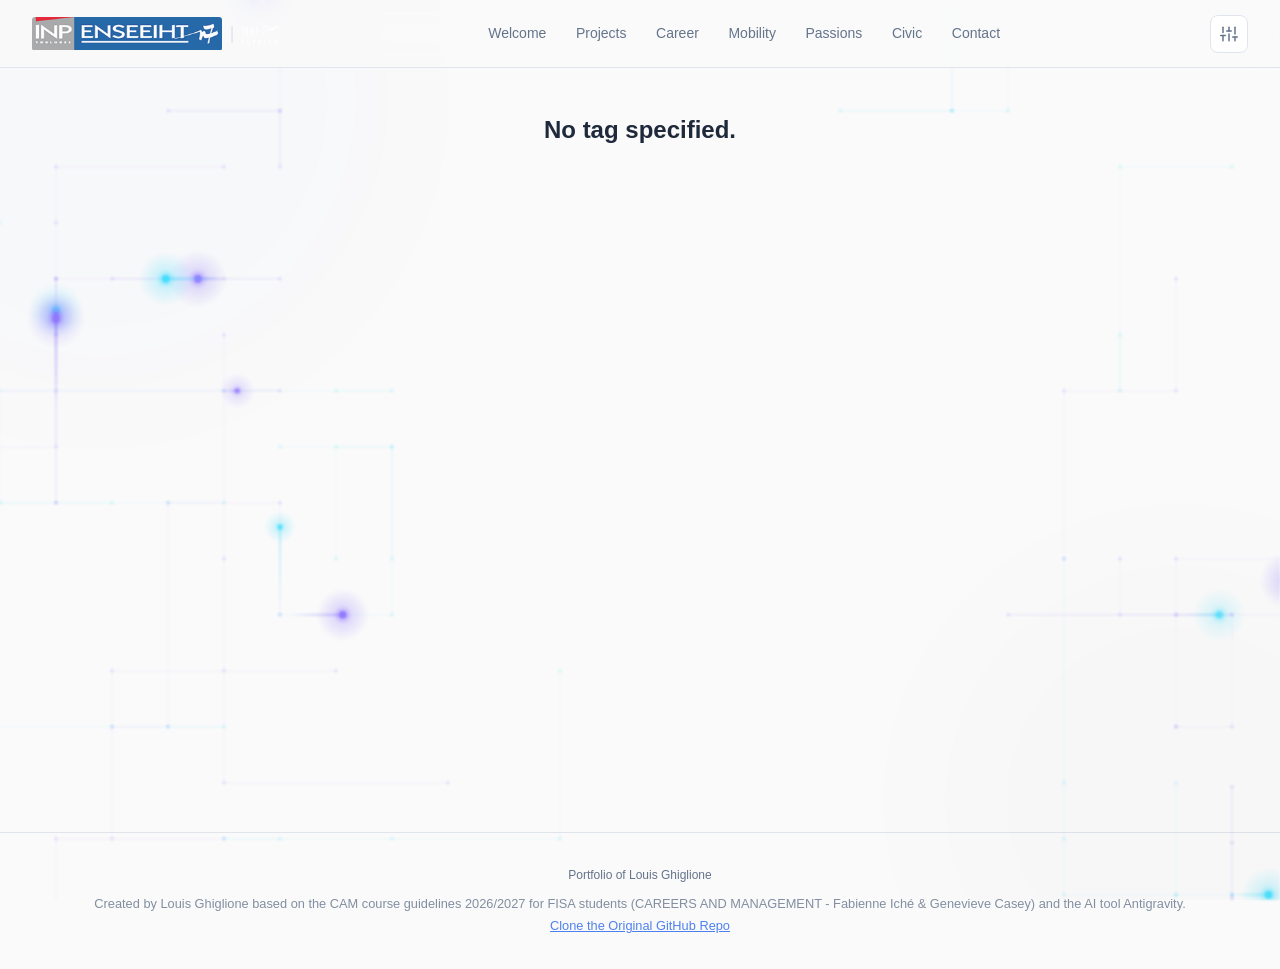
<file: tag.html>
<!DOCTYPE html>
<html lang="en">
<head>
  <meta charset="UTF-8" />
  <meta name="viewport" content="width=device-width, initial-scale=1.0" />
  <title>Tag Details — Louis Ghiglione</title>
  <link rel="stylesheet" href="./css/base.css" />
  <link rel="stylesheet" href="./css/template.css" />
  <link rel="stylesheet" href="./css/components.css" />
  <!-- Dynamic Themes -->
  <link id="theme-colors" rel="stylesheet" href="./css/themes/dark.css" />
  <link id="theme-fx" rel="stylesheet" href="./css/themes/electric.css" />
  <link id="theme-a11y" rel="stylesheet" href="" />
  <style>
    .tag-header {
      margin-bottom: 2rem;
      border-bottom: 1px solid var(--color-border);
      padding-bottom: 2rem;
    }
    .tag-title {
      font-size: clamp(2rem, 5vw, 3rem);
      font-weight: 800;
      color: var(--color-accent);
      margin-bottom: 1rem;
    }
    .tag-desc {
      color: var(--color-muted);
      font-size: 1.1rem;
      line-height: 1.6;
      margin-bottom: 1.5rem;
    }
    .tag-img {
      max-width: 100%;
      border-radius: var(--radius-md);
      margin-bottom: 1.5rem;
      max-height: 300px;
      object-fit: cover;
    }
    .tag-section-title {
      font-size: 1.5rem;
      margin: 2rem 0 1rem;
      color: var(--color-text);
    }
    .related-tags {
      display: flex;
      flex-wrap: wrap;
      gap: 0.5rem;
    }
  </style>
</head>
<body data-page="tags">

  <a href="#main-content" class="skip-link">Skip to main content</a>
  <div id="nav-placeholder"></div>

  <main id="main-content" class="page-content">
    <div class="page-wrapper">
      <div id="tag-content-container">
        <!-- Injected by tags.js -->
        <h2 style="text-align: center; color: var(--color-muted);">Loading tag data...</h2>
      </div>
    </div>
  </main>

  <footer class="site-footer">
    <p data-i18n-html="footer_custom" style="margin-bottom: 0.5rem;"></p>
    <p data-i18n-html="footer_credits" style="font-size: 0.8rem; opacity: 0.8;"></p>
  </footer>

  <script type="module" src="./js/main.js"></script>
  <script type="module" src="./js/tags.js"></script>
</body>
</html>
</file>
<file: css/base.css>
/* =============================================================
   base.css — Design Tokens, Reset, Typography, Utilities
   ============================================================= */

/* ── 1. Design Tokens ── */
:root {
  /* Colors */
  --color-bg:      #080b14;
  --color-surface: #0f1322;
  --color-card:    rgba(8, 11, 20, 0.72);
  --color-border:  rgba(255, 255, 255, 0.09);
  --color-accent:  #6d4aff;
  --color-accent2: #00d4ff;
  --color-text:    #f0f4ff;
  --color-muted:   #7a85a3;

  /* Spacing scale */
  --space-xs:  0.25rem;
  --space-sm:  0.5rem;
  --space-md:  1rem;
  --space-lg:  1.5rem;
  --space-xl:  2rem;
  --space-2xl: 3rem;
  --space-3xl: 4rem;

  /* Border radius */
  --radius-sm:   8px;
  --radius-md:   12px;
  --radius-lg:   16px;
  --radius-full: 999px;

  /* Typography */
  --font-base: 'Outfit', sans-serif;
  --text-xs:   0.75rem;
  --text-sm:   0.875rem;
  --text-base: 1rem;
  --text-lg:   1.125rem;
  --text-xl:   1.25rem;

  /* Layout */
  --nav-h:       68px;
  --wrapper-max: 1100px;
  --wrapper-pad: 2.5rem;

  /* Transitions */
  --t-fast: 0.15s ease;
  --t:      0.22s ease;
  --t-slow: 0.4s ease;
}

/* ── 2. Reset ── */
*,
*::before,
*::after {
  margin: 0;
  padding: 0;
  box-sizing: border-box;
}

/* ── 3. Base ── */
html {
  scroll-behavior: smooth;
  font-size: 16px;
  background-color: var(--color-bg);
}

body {
  background-color: transparent;
  color: var(--color-text);
  font-family: var(--font-base);
  line-height: 1.7;
  -webkit-font-smoothing: antialiased;
  min-height: 100dvh;
}

/* ── 4. Typography ── */
h1, h2, h3, h4 {
  line-height: 1.15;
  font-weight: 700;
}

a {
  color: inherit;
}

/* ── 5. Skip link (a11y) ── */
.skip-link {
  position: absolute;
  top: -100%;
  left: var(--space-md);
  background: var(--color-accent);
  color: #fff;
  padding: var(--space-sm) var(--space-md);
  border-radius: var(--radius-sm);
  font-weight: 600;
  z-index: 999;
  transition: top var(--t);
  text-decoration: none;
}

.skip-link:focus {
  top: var(--space-md);
}

/* ── 6. Layout ── */
.page-wrapper {
  max-width: var(--wrapper-max);
  margin: 0 auto;
  padding: 0 var(--wrapper-pad);
  position: relative;
  z-index: 1;
}

.page-content {
  min-height: calc(100dvh - var(--nav-h));
  padding-top: calc(var(--nav-h) + var(--space-2xl));
  padding-bottom: var(--space-3xl);
  position: relative;
  z-index: 1;
}



/* ── 7. Background blobs ── */
/* ── 11. Responsive ── */
@media (max-width: 768px) {
  :root {
    --wrapper-pad: 1.25rem;
  }
}
</file>
<file: css/template.css>
/* =============================================================
   template.css — Global Framework Components
   Includes: Nav, Footer, Modals, Settings, Themes, Backgrounds
   ============================================================= */

/* ── Themes & A11y ── */
/* ── 12. Themes ── */

/* ── 13. Accessibility Mode (WCAG) ── */




/* Increase base text size slightly for a11y */



/* ── 8. Divider ── */
.divider {
  border: none;
  border-top: 1px solid var(--color-border);
  margin: var(--space-2xl) 0;
}

/* ── 9. Utilities ── */
.ext-link {
  color: var(--color-accent2);
  text-decoration: none;
  font-weight: 600;
}

.ext-link:hover {
  text-decoration: underline;
}

.text-muted {
  color: var(--color-muted);
}



/* ── Animations ── */
/* ── 10. Animations ── */

@keyframes fadeInUp {
  from { opacity: 0; transform: translateY(20px); }
  to   { opacity: 1; transform: translateY(0); }
}

.page-content {
  animation: fadeInUp 0.45s var(--t-slow) both;
}



/* ── Navigation ── */
/* ── Navigation ── */
.site-nav {
  position: fixed;
  top: 0;
  left: 0;
  right: 0;
  height: var(--nav-h);
  z-index: 100;
  display: flex;
  align-items: center;
  justify-content: space-between;
  padding: 0 var(--space-xl);
  gap: var(--space-md);
  background: color-mix(in srgb, var(--color-bg) 85%, transparent);
  backdrop-filter: blur(20px);
  -webkit-backdrop-filter: blur(20px);
  border-bottom: 1px solid var(--color-border);
}

.nav-logos {
  display: flex;
  align-items: center;
  gap: 8px;
  flex-shrink: 0;
}

.nav-logo-link {
  display: flex;
  align-items: center;
  opacity: 0.85;
  transition: opacity var(--t), transform var(--t);
}

.nav-logo-link:hover {
  opacity: 1;
  transform: translateY(-1px);
}

.nav-logo-img {
  display: block;
  object-fit: contain;
}

.nav-logos-sep {
  color: var(--color-border);
  font-size: 1.1rem;
  font-weight: 300;
  line-height: 1;
  user-select: none;
}

.nav-logo-img--n7 {
  height: 34px;
  width: auto;
  border-radius: 3px;
}

.nav-logo-img--isae {
  height: 36px;
  width: auto;
  filter: brightness(0) invert(1);
}

.nav-links {
  display: flex;
  gap: 0.15rem;
  list-style: none;
  flex-wrap: wrap;
}

.nav-link {
  display: block;
  padding: 0.38rem 0.85rem;
  color: var(--color-muted);
  text-decoration: none;
  font-size: var(--text-sm);
  font-weight: 500;
  border-radius: var(--radius-sm);
  transition: color var(--t), background var(--t);
  white-space: nowrap;
}

.nav-link:hover,
.nav-link[aria-current="page"] {
  color: var(--color-text);
  background: var(--color-card);
}

/* ── Navigation Actions ── */
.nav-actions {
  display: flex;
  align-items: center;
  gap: var(--space-sm);
  flex-shrink: 0;
}

/* ── Mobile Burger Toggle ── */
.nav-toggle {
  display: none;
  flex-direction: column;
  justify-content: center;
  align-items: center;
  gap: 5px;
  width: 38px;
  height: 38px;
  background: var(--color-card);
  border: 1px solid var(--color-border);
  border-radius: var(--radius-sm);
  cursor: pointer;
  padding: 0;
  flex-shrink: 0;
  transition: border-color var(--t), background var(--t), box-shadow var(--t);
}

.nav-toggle:hover {
  border-color: var(--color-accent);
  box-shadow: 0 0 10px rgba(0, 0, 0, 0.30);
}

.nav-toggle:focus-visible {
  outline: 2px solid var(--color-accent);
  outline-offset: 2px;
}

.nav-toggle__bar {
  display: block;
  width: 18px;
  height: 2px;
  background: var(--color-text);
  border-radius: 2px;
  transition: transform 0.25s cubic-bezier(0.4, 0, 0.2, 1), opacity 0.2s ease;
  transform-origin: center;
}

/* Morph burger bars into 'X' when open */
.nav-toggle[aria-expanded="true"] .nav-toggle__bar:nth-child(1) {
  transform: translateY(7px) rotate(45deg);
}

.nav-toggle[aria-expanded="true"] .nav-toggle__bar:nth-child(2) {
  opacity: 0;
  transform: scaleX(0);
}

.nav-toggle[aria-expanded="true"] .nav-toggle__bar:nth-child(3) {
  transform: translateY(-7px) rotate(-45deg);
}

/* ── Language Switcher ── */
.lang-switcher {
  display: flex;
  align-items: center;
  background: var(--color-card);
  border: 1px solid var(--color-border);
  border-radius: var(--radius-sm);
  overflow: hidden;
  flex-shrink: 0;
  cursor: pointer;
  user-select: none;
  transition: border-color var(--t), box-shadow var(--t), transform var(--t);
}

.lang-switcher:hover {
  border-color: var(--color-accent);
  box-shadow: 0 0 12px rgba(0, 0, 0, 0.38);
}

.lang-switcher:focus-visible {
  outline: 2px solid var(--color-accent);
  outline-offset: 2px;
}

.lang-btn {
  padding: 0.35rem 0.75rem;
  font-size: var(--text-xs);
  font-weight: 700;
  font-family: var(--font-base);
  color: var(--color-muted);
  background: transparent;
  border: none;
  cursor: pointer;
  pointer-events: none;
  transition: color var(--t), background var(--t);
  letter-spacing: 0.05em;
}

.lang-btn.is-active {
  background: linear-gradient(135deg, var(--color-accent), var(--color-accent2));
  color: #fff;
}

.lang-switcher:hover .lang-btn:not(.is-active) {
  color: var(--color-text);
}



/* ── Footer ── */


/* ── Modals ── */


/* ── Settings Modal ── */
/* ── 14. Settings Modal ── */
.settings-toggle {
  display: inline-flex;
  align-items: center;
  justify-content: center;
  width: 38px;
  height: 38px;
  background: var(--color-card);
  border: 1px solid var(--color-border);
  border-radius: var(--radius-sm);
  cursor: pointer;
  padding: 0;
  flex-shrink: 0;
  color: var(--color-muted);
  transition: border-color var(--t), background var(--t), box-shadow var(--t), color var(--t), transform var(--t);
}

.settings-toggle:hover {
  color: var(--color-text);
  border-color: var(--color-accent);
  box-shadow: 0 0 12px rgba(109, 74, 255, 0.25);
  transform: translateY(-1px);
}

.settings-toggle:active {
  transform: translateY(0);
}

.settings-toggle:focus-visible {
  outline: 2px solid var(--color-accent);
  outline-offset: 2px;
}

.settings-icon {
  display: block;
  width: 18px;
  height: 18px;
  stroke: currentColor;
  stroke-width: 2;
  stroke-linecap: round;
  stroke-linejoin: round;
  fill: none;
  transition: transform var(--t), stroke var(--t);
}

.settings-toggle:hover .settings-icon {
  transform: scale(1.1);
  stroke: var(--color-accent2);
}

.settings-backdrop {
  position: fixed;
  inset: 0;
  background: rgba(0, 0, 0, 0.5);
  backdrop-filter: blur(4px);
  z-index: 1000;
  display: flex;
  align-items: center;
  justify-content: center;
  opacity: 0;
  visibility: hidden;
  transition: opacity 0.3s, visibility 0.3s;
}
.settings-backdrop.active {
  opacity: 1;
  visibility: visible;
}

.settings-content {
  background: var(--color-surface);
  border: 1px solid var(--color-border);
  border-radius: var(--radius-md);
  padding: 2rem;
  width: 90%;
  max-width: 400px;
  position: relative;
  transform: translateY(20px);
  transition: transform 0.3s;
  box-shadow: 0 10px 30px rgba(0,0,0,0.5);
}
.settings-backdrop.active .settings-content {
  transform: translateY(0);
}

.settings-close {
  position: absolute;
  top: 1rem;
  right: 1.5rem;
  background: none;
  border: none;
  color: var(--color-text);
  font-size: 1.5rem;
  cursor: pointer;
}

.settings-content h2 {
  margin-bottom: 1.5rem;
  font-size: 1.5rem;
  color: var(--color-text-title);
  border-bottom: 1px solid var(--color-border);
  padding-bottom: 0.5rem;
}

.settings-group {
  margin-bottom: 1.5rem;
}
.settings-group h3 {
  font-size: 1rem;
  margin-bottom: 0.75rem;
  color: var(--color-muted);
}

.settings-options {
  display: flex;
  gap: 0.5rem;
}
.settings-btn {
  flex: 1;
  background: color-mix(in srgb, var(--color-text) 5%, transparent);
  border: 1px solid var(--color-border);
  color: var(--color-text);
  padding: 0.5rem;
  border-radius: var(--radius-sm);
  cursor: pointer;
  transition: all 0.2s;
}
.settings-btn.active {
  background: var(--color-accent);
  border-color: var(--color-accent);
  color: #fff;
}
.settings-link {
  display: inline-block;
  color: var(--color-accent);
  text-decoration: underline;
}

/* ── Print Styles (PDF Generation) ── */
@media print {
  /* Hide UI elements */
  .site-nav, .site-footer, .settings-backdrop, .modal-backdrop, .bg-blobs, canvas {
    display: none !important;
  }
  
  /* Reset colors to black and white for print */
  body {
    background: #ffffff !important;
    color: #000000 !important;
  }
  
  /* Reset layout constraints */
  .page-content {
    padding-top: 0 !important;
  }
  
  /* Remove shadows and borders that look bad in print */
  * {
    box-shadow: none !important;
    text-shadow: none !important;
    filter: none !important;
  }
  
  a {
    text-decoration: underline !important;
    color: #0000ee !important;
  }
}
</file>
<file: css/components.css>
/* =============================================================
   components.css — All UI Components
   Requires: base.css (design tokens)
   ============================================================= */

/* ── Section Tags ── */
.section-tag {
  display: inline-block;
  font-size: var(--text-xs);
  font-weight: 600;
  letter-spacing: 0.12em;
  text-transform: uppercase;
  color: var(--color-accent);
  background: rgba(0, 0, 0, 0.15);
  border: 1px solid rgba(0, 0, 0, 0.38);
  padding: 0.3rem 0.9rem;
  border-radius: var(--radius-full);
  margin-bottom: var(--space-md);
}

/* ── Section Header ── */
.section-header {
  margin-bottom: var(--space-2xl);
}

.section-title {
  font-size: clamp(1.8rem, 4vw, 2.8rem);
  font-weight: 800;
  letter-spacing: -0.02em;
  color: var(--font-title-auto, var(--color-text));
  margin-bottom: var(--space-sm);
}

.section-desc {
  color: var(--font-muted-auto, var(--color-muted));
  max-width: 680px;
  font-size: var(--text-lg);
  line-height: 1.6;
}

/* Standalone section descriptions outside page-header */
.section-header .section-desc {
  display: inline-block;
  background: var(--card-bg-elevated, var(--color-card));
  backdrop-filter: blur(14px) saturate(120%);
  -webkit-backdrop-filter: blur(14px) saturate(120%);
  border: 1px solid var(--color-border);
  border-radius: var(--radius-md);
  padding: 0.85rem 1.4rem;
  box-shadow: 0 6px 20px rgba(0, 0, 0, 0.16);
  margin-top: 0.5rem;
}

/* ── Page Header (inner pages) ── */
.page-header {
  position: relative;
  background: var(--card-bg-elevated, var(--color-card));
  backdrop-filter: blur(16px) saturate(120%);
  -webkit-backdrop-filter: blur(16px) saturate(120%);
  border: 1px solid var(--color-border);
  border-radius: var(--radius-lg);
  padding: 2.2rem 2.5rem;
  margin-bottom: var(--space-2xl);
  box-shadow: 0 12px 36px rgba(0, 0, 0, 0.22);
}

.page-header .section-tag {
  margin-bottom: 0.75rem;
}

.page-header .section-title {
  font-size: clamp(2.2rem, 5vw, 3.5rem);
  font-weight: 800;
  letter-spacing: -0.02em;
  color: var(--font-title-auto, var(--color-text));
  margin-bottom: 0.75rem;
}

.page-header .section-desc {
  color: var(--font-muted-auto, var(--color-muted));
  font-size: var(--text-lg);
  line-height: 1.6;
  max-width: 720px;
  margin: 0;
  background: transparent;
  border: none;
  padding: 0;
  box-shadow: none;
}

/* ── Hero (Welcome page) ── */
.hero {
  display: flex;
  flex-direction: column;
  justify-content: center;
  min-height: calc(100dvh - var(--nav-h));
  position: relative;
  z-index: 1;
  padding-bottom: var(--space-2xl);
}

.hero-card {
  position: relative;
  background: var(--card-bg-elevated, var(--color-card));
  backdrop-filter: blur(18px) saturate(130%);
  -webkit-backdrop-filter: blur(18px) saturate(130%);
  border: 1px solid var(--color-border);
  border-radius: var(--radius-lg);
  padding: clamp(1.8rem, 5vw, 3.2rem);
  box-shadow: 0 20px 50px rgba(0, 0, 0, 0.28);
  max-width: 920px;
  transition: transform var(--t), box-shadow var(--t), border-color var(--t);
}

.hero-card:hover {
  border-color: rgba(0, 212, 255, 0.35);
  box-shadow: 0 25px 60px rgba(0, 0, 0, 0.35);
}

.hero__tag {
  display: inline-flex;
  align-items: center;
  gap: var(--space-xs);
  font-size: var(--text-xs);
  font-weight: 600;
  letter-spacing: 0.1em;
  text-transform: uppercase;
  color: var(--color-accent2);
  background: rgba(0, 212, 255, 0.1);
  border: 1px solid rgba(0, 212, 255, 0.25);
  padding: 0.35rem var(--space-md);
  border-radius: var(--radius-full);
  margin-bottom: var(--space-lg);
  align-self: flex-start;
}

.hero__title {
  font-size: clamp(2.4rem, 6.5vw, 4.8rem);
  font-weight: 800;
  line-height: 1.05;
  letter-spacing: -0.03em;
  background: var(--hero-title-gradient, linear-gradient(135deg, #fff 40%, var(--color-accent2)));
  -webkit-background-clip: text;
  -webkit-text-fill-color: transparent;
  background-clip: text;
  margin-bottom: var(--space-lg);
}

.hero__sub {
  font-size: var(--text-xl);
  color: var(--font-muted-auto, var(--color-muted));
  line-height: 1.6;
  max-width: 680px;
  margin-bottom: var(--space-xl);
}

.hero__actions {
  display: flex;
  align-items: center;
  gap: var(--space-md);
  flex-wrap: wrap;
}

.hero__cta {
  display: inline-flex;
  align-items: center;
  gap: var(--space-sm);
  background: linear-gradient(135deg, var(--color-accent), var(--color-accent2));
  color: #fff;
  font-weight: 600;
  font-size: var(--text-base);
  font-family: var(--font-base);
  padding: 0.8rem var(--space-xl);
  border-radius: var(--radius-md);
  border: none;
  text-decoration: none;
  transition: transform var(--t), box-shadow var(--t);
  align-self: flex-start;
}

.hero__cta:hover {
  transform: translateY(-2px);
  box-shadow: 0 12px 40px rgba(0, 0, 0, 0.60);
}

.hero__cta--secondary {
  background: rgba(255, 255, 255, 0.06);
  border: 1px solid var(--color-border);
  color: var(--font-color-auto, var(--color-text));
}

.hero__cta--secondary:hover {
  background: rgba(255, 255, 255, 0.12);
  border-color: var(--color-accent);
}

/* ── Filters ── */
.filter-group {
  display: flex;
  gap: var(--space-sm);
  margin-bottom: var(--space-xl);
  flex-wrap: wrap;
}

.filter-btn {
  background: var(--color-surface);
  color: var(--color-muted);
  border: 1px solid var(--color-border);
  border-radius: var(--radius-full);
  padding: 0.6rem 1.2rem;
  font-family: inherit;
  font-size: 0.9rem;
  cursor: pointer;
  transition: all var(--t);
}

.filter-btn:hover {
  background: rgba(255, 255, 255, 0.05);
  color: var(--color-text);
}

.filter-btn.active {
  background: var(--color-accent);
  color: #fff;
  border-color: var(--color-accent);
}

/* ── Grid Layouts ── */
.grid-2 {
  display: grid;
  grid-template-columns: repeat(auto-fit, minmax(280px, 1fr));
  gap: var(--space-lg);
}

.grid-3 {
  display: grid;
  grid-template-columns: repeat(auto-fit, minmax(220px, 1fr));
  gap: var(--space-lg);
}

/* ── Cards ── */
/* ── Cards ── */
.card {
  position: relative;
  background: var(--card-bg-elevated, var(--color-card));
  backdrop-filter: blur(16px) saturate(120%);
  -webkit-backdrop-filter: blur(16px) saturate(120%);
  border: 1px solid var(--color-border);
  border-radius: var(--radius-lg);
  padding: 1.8rem;
  transition:
    transform var(--t),
    border-color var(--t),
    box-shadow var(--t),
    background var(--t);
  list-style: none;
}

.card:hover {
  transform: translateY(-4px);
  border-color: rgba(0, 212, 255, 0.40);
  box-shadow: 0 16px 50px rgba(0, 0, 0, 0.28);
}

.card__icon {
  font-size: 1.8rem;
  margin-bottom: var(--space-md);
  display: block;
}

.card__title {
  font-size: var(--text-lg);
  font-weight: 700;
  margin-bottom: var(--space-sm);
  color: var(--font-title-auto, var(--color-text));
}

.card__body {
  font-size: var(--text-sm);
  color: var(--font-muted-auto, var(--color-muted));
  line-height: 1.65;
}

.card__thumb {
  width: 100%;
  height: 160px;
  object-fit: cover;
  border-radius: var(--radius-md);
  margin-bottom: var(--space-md);
  border: 1px solid rgba(255, 255, 255, 0.08);
  display: block;
}

.card__tags {
  margin-top: var(--space-md);
}

/* ── About Card & Layout (Welcome page) ── */
.about-card {
  position: relative;
  background: var(--card-bg-elevated, var(--color-card));
  backdrop-filter: blur(18px) saturate(130%);
  -webkit-backdrop-filter: blur(18px) saturate(130%);
  border: 1px solid var(--color-border);
  border-radius: var(--radius-lg);
  padding: clamp(1.8rem, 4vw, 2.8rem);
  box-shadow: 0 16px 45px rgba(0, 0, 0, 0.25);
}

.about-layout {
  display: flex;
  gap: var(--space-2xl);
  align-items: center;
  flex-wrap: wrap;
}

.about-avatar-wrapper {
  display: flex;
  flex-direction: column;
  align-items: center;
  gap: 0.85rem;
  flex-shrink: 0;
}

.about-avatar {
  width: 240px;
  height: 240px;
  border-radius: 50%;
  object-fit: cover;
  object-position: center top;
  border: 3px solid var(--color-accent2);
  flex-shrink: 0;
  box-shadow: 0 0 24px rgba(0, 212, 255, 0.25);
}

.about-badge-bar {
  display: flex;
  gap: 0.4rem;
  align-items: center;
}

.about-text {
  flex: 1;
  min-width: 280px;
}

.about-name {
  font-size: 1.8rem;
  font-weight: 700;
  color: var(--color-accent2);
  margin-bottom: var(--space-md);
  background: linear-gradient(135deg, var(--color-accent), var(--color-accent2));
  -webkit-background-clip: text;
  -webkit-text-fill-color: transparent;
  background-clip: text;
}

.about-bio {
  color: var(--font-muted-auto, var(--color-muted));
  line-height: 1.7;
  font-size: var(--text-base);
}

.about-bio p+p {
  margin-top: var(--space-md);
}

.about-quick-tags {
  margin-top: 1.4rem;
  display: flex;
  flex-wrap: wrap;
  gap: 0.35rem;
}

/* ── UVP Card ── */
.uvp-card {
  max-width: 700px;
}

/* ── Pitch Card ── */
.pitch-card {
  padding: 1.2rem;
  background: var(--card-bg-elevated, var(--color-card));
  backdrop-filter: blur(16px) saturate(120%);
  -webkit-backdrop-filter: blur(16px) saturate(120%);
  border-radius: var(--radius-lg);
  border: 1px solid var(--color-border);
}

.pitch-card .placeholder-media {
  margin-bottom: 0;
  border: 1px dashed var(--color-border);
  background: rgba(0, 0, 0, 0.15);
}

/* ── Luminance-driven Typography Classes ── */
.lum-light-surface,
.theme-is-light .card,
.theme-is-light .hero-card,
.theme-is-light .about-card,
.theme-is-light .page-header {
  color: #0f172a;
}

.lum-light-surface .card__title,
.theme-is-light .card__title,
.theme-is-light .section-title,
.theme-is-light .page-header .section-title {
  color: #0f172a;
}

.lum-light-surface .card__body,
.lum-light-surface .section-desc,
.lum-light-surface .hero__sub,
.lum-light-surface .about-bio,
.theme-is-light .card__body,
.theme-is-light .section-desc,
.theme-is-light .hero__sub,
.theme-is-light .about-bio {
  color: #334155;
  /* Slate 700 */
}

.lum-dark-surface,
.theme-is-dark .card,
.theme-is-dark .hero-card,
.theme-is-dark .about-card,
.theme-is-dark .page-header {
  color: #f8fafc;
}

.lum-dark-surface .card__title,
.theme-is-dark .card__title,
.theme-is-dark .section-title,
.theme-is-dark .page-header .section-title {
  color: #ffffff;
}

.lum-dark-surface .card__body,
.lum-dark-surface .section-desc,
.lum-dark-surface .hero__sub,
.lum-dark-surface .about-bio,
.theme-is-dark .card__body,
.theme-is-dark .section-desc,
.theme-is-dark .hero__sub,
.theme-is-dark .about-bio {
  color: #cbd5e1;
  /* Slate 300 */
}

/* ── Career Items ── */
.career-list {
  list-style: none;
}

.career-item {
  background: var(--card-bg-elevated, var(--color-card));
  backdrop-filter: blur(16px) saturate(120%);
  -webkit-backdrop-filter: blur(16px) saturate(120%);
  border: 1px solid var(--color-border);
  border-radius: var(--radius-lg);
  padding: 1.8rem;
  margin-bottom: var(--space-lg);
  display: flex;
  gap: var(--space-lg);
  align-items: flex-start;
  transition: border-color var(--t), transform var(--t), box-shadow var(--t);
}

.career-item:hover {
  border-color: rgba(0, 212, 255, 0.40);
  transform: translateY(-2px);
  box-shadow: 0 12px 36px rgba(0, 0, 0, 0.22);
}

.career-item__num {
  font-size: 1.5rem;
  font-weight: 800;
  background: linear-gradient(135deg, var(--color-accent), var(--color-accent2));
  -webkit-background-clip: text;
  -webkit-text-fill-color: transparent;
  background-clip: text;
  min-width: 2rem;
  line-height: 1.5;
}

.career-item__content h2,
.career-item__content h3 {
  font-weight: 700;
  margin-bottom: var(--space-xs);
  color: var(--font-title-auto, var(--color-text));
}

.career-item__content p {
  color: var(--font-muted-auto, var(--color-muted));
  font-size: var(--text-sm);
  line-height: 1.6;
}

.career-item__content p+p {
  margin-top: var(--space-xs);
}

.career-item__links {
  margin-top: var(--space-sm);
}

/* ── Badges ── */
.badge {
  display: inline-block;
  font-size: 0.75rem;
  font-weight: 600;
  padding: 0.18rem 0.6rem;
  border-radius: var(--radius-full);
  background: rgba(0, 212, 255, 0.1);
  border: 1px solid rgba(0, 212, 255, 0.2);
  color: var(--color-accent2);
  margin: 0.15rem 0.2rem;
  text-decoration: none;
  line-height: 1.4;
  vertical-align: middle;
  transition: background var(--t), border-color var(--t), transform var(--t);
}

a.badge:hover {
  background: rgba(0, 212, 255, 0.22);
  border-color: rgba(0, 212, 255, 0.4);
}

/* ── Placeholder Media ── */
.placeholder-media {
  background: var(--color-card);
  border: 1px solid var(--color-border);
  border-radius: var(--radius-lg);
  height: 200px;
  display: flex;
  align-items: center;
  justify-content: center;
  color: var(--color-muted);
  font-size: var(--text-sm);
  gap: var(--space-sm);
  margin-bottom: var(--space-lg);
}

/* ── Site Footer ── */
.site-footer {
  text-align: center;
  padding: var(--space-xl);
  color: var(--color-muted);
  font-size: var(--text-xs);
  border-top: 1px solid var(--color-border);
}

/* ── Mobility Map ── */
#mobility-map {
  width: 100%;
  height: 400px;
  border-radius: var(--radius-lg);
  border: 1px solid var(--color-border);
  margin-bottom: var(--space-xl);
  background: var(--color-surface);
}

.map-marker {
  width: 14px;
  height: 14px;
  border-radius: 50%;
  background: linear-gradient(135deg, var(--color-accent), var(--color-accent2));
  border: 2px solid rgba(255, 255, 255, 0.8);
  box-shadow: 0 0 12px rgba(0, 0, 0, 1.00);
}

/* Leaflet popup — dark theme overrides */
.map-popup .leaflet-popup-content-wrapper {
  background: var(--color-surface);
  border: 1px solid var(--color-border);
  border-radius: var(--radius-md);
  color: var(--color-text);
  box-shadow: 0 8px 32px rgba(0, 0, 0, 0.5);
}

.map-popup .leaflet-popup-tip {
  background: var(--color-surface);
}

.map-popup .leaflet-popup-close-button {
  color: var(--color-muted);
}

.map-popup__title {
  display: block;
  font-family: var(--font-base);
  font-size: var(--text-base);
  font-weight: 700;
  margin-bottom: var(--space-xs);
}

.map-popup__country {
  display: block;
  font-family: var(--font-base);
  font-size: var(--text-xs);
  font-weight: 600;
  color: var(--color-accent2);
  margin-bottom: var(--space-xs);
}

.map-popup__desc {
  font-family: var(--font-base);
  font-size: var(--text-xs);
  color: var(--color-muted);
  line-height: 1.5;
}

.leaflet-control-attribution {
  background: color-mix(in srgb, var(--color-bg) 80%, transparent) !important;
  color: var(--color-muted) !important;
}

.leaflet-control-attribution a {
  color: var(--color-accent2) !important;
}

/* ── Responsive ── */
@media (max-width: 768px) {
  .site-nav {
    padding: 0 var(--space-md);
    gap: var(--space-sm);
  }

  .nav-toggle {
    display: flex;
  }

  .nav-links {
    position: fixed;
    top: var(--nav-h);
    left: 0;
    right: 0;
    background: color-mix(in srgb, var(--color-bg) 98%, transparent);
    backdrop-filter: blur(24px);
    -webkit-backdrop-filter: blur(24px);
    border-bottom: 1px solid var(--color-border);
    box-shadow: 0 16px 36px rgba(0, 0, 0, 0.6);
    flex-direction: column;
    padding: var(--space-md) var(--space-md) var(--space-lg);
    gap: 0.35rem;
    max-height: calc(100dvh - var(--nav-h));
    overflow-y: auto;
    opacity: 0;
    visibility: hidden;
    transform: translateY(-8px);
    transition: opacity 0.25s ease, transform 0.25s ease, visibility 0.25s ease;
    z-index: 99;
  }

  .nav-links.is-open {
    opacity: 1;
    visibility: visible;
    transform: translateY(0);
  }

  .nav-links .nav-link {
    padding: 0.75rem 1rem;
    font-size: var(--text-base);
    border-radius: var(--radius-sm);
    width: 100%;
  }

  .career-item {
    flex-direction: column;
    gap: var(--space-sm);
  }

  .about-layout {
    flex-direction: column;
  }

  #mobility-map {
    height: 260px;
  }
}

/* ── Card clickable hint ── */
[data-modal] {
  cursor: pointer;
}

[data-modal]:focus-visible {
  outline: 2px solid var(--color-accent);
  outline-offset: 3px;
}

/* ── Modal Overlay ── */
.modal-overlay {
  position: fixed;
  inset: 0;
  z-index: 500;
  display: flex;
  align-items: center;
  justify-content: center;
  padding: var(--space-md);
}

.modal-overlay[hidden] {
  display: none !important;
}

.modal-overlay .modal-backdrop {
  position: absolute;
  inset: 0;
  background: color-mix(in srgb, var(--color-bg) 85%, transparent);
  backdrop-filter: blur(12px);
  -webkit-backdrop-filter: blur(12px);
}

.modal-backdrop:not(.modal-overlay *) {
  display: none !important;
}

.modal-panel {
  position: relative;
  background: var(--color-surface);
  border: 1px solid var(--color-border);
  border-radius: var(--radius-lg);
  width: 100%;
  max-width: 720px;
  max-height: 90vh;
  overflow-y: auto;
  box-shadow: 0 32px 80px rgba(0, 0, 0, 0.7);
  animation: modal-in 0.25s cubic-bezier(0.34, 1.56, 0.64, 1) both;
}

@keyframes modal-in {
  from {
    opacity: 0;
    transform: scale(0.94) translateY(12px);
  }

  to {
    opacity: 1;
    transform: scale(1) translateY(0);
  }
}

.modal-close {
  position: absolute;
  top: var(--space-md);
  right: var(--space-md);
  z-index: 10;
  width: 36px;
  height: 36px;
  border-radius: 50%;
  background: var(--color-card);
  border: 1px solid var(--color-border);
  color: var(--color-text);
  font-size: 1rem;
  cursor: pointer;
  display: flex;
  align-items: center;
  justify-content: center;
  transition: background var(--t), border-color var(--t);
}

.modal-close:hover {
  background: rgba(0, 0, 0, 0.22);
  border-color: var(--color-accent);
}

.modal-gallery-container {
  position: relative;
  width: 100%;
  height: 400px;
  overflow: hidden;
  border-radius: var(--radius-lg) var(--radius-lg) 0 0;
  background: var(--color-bg); /* Use background color so letterboxing is clean */
}

.modal-gallery-track {
  display: flex;
  width: 100%;
  height: 100%;
  transition: transform 0.4s cubic-bezier(0.25, 1, 0.5, 1);
}

.modal-img-slide {
  flex: 0 0 100%;
  width: 100%;
  height: 100%;
  object-fit: contain; /* Prevents cropping, shows the full image */
  display: block;
}

.gallery-nav {
  position: absolute;
  top: 50%;
  transform: translateY(-50%);
  background: rgba(0, 0, 0, 0.4);
  color: #fff;
  border: none;
  width: 40px;
  height: 40px;
  border-radius: 50%;
  cursor: pointer;
  z-index: 10;
  display: flex;
  align-items: center;
  justify-content: center;
  font-size: 1.2rem;
  transition: background 0.2s;
}

.gallery-nav:hover {
  background: rgba(0, 0, 0, 0.8);
}

.gallery-nav.prev {
  left: 10px;
}

.gallery-nav.next {
  right: 10px;
}

.gallery-counter {
  position: absolute;
  bottom: 10px;
  right: 15px;
  background: rgba(0, 0, 0, 0.5);
  color: #fff;
  padding: 0.25rem 0.75rem;
  border-radius: 1rem;
  font-size: 0.8rem;
  font-weight: 600;
  z-index: 10;
  backdrop-filter: blur(4px);
  -webkit-backdrop-filter: blur(4px);
}

.modal-header-section {
  padding: var(--space-xl) var(--space-xl) 0 var(--space-xl);
  background: var(--card-bg-elevated, var(--color-card));
}

.modal-title-solid {
  font-size: clamp(1.4rem, 4vw, 2rem);
  font-weight: 800;
  letter-spacing: -0.02em;
  color: var(--font-title-auto, var(--color-text));
  margin-top: var(--space-xs);
  margin-bottom: 0;
}

.modal-body {
  padding: var(--space-xl);
}

.modal-content {
  color: var(--color-muted);
  font-size: var(--text-base);
  line-height: 1.75;
}

.modal-content p+p {
  margin-top: var(--space-md);
}

.modal-content strong {
  color: var(--color-text);
  font-weight: 600;
}

.modal-content ul {
  margin-top: var(--space-sm);
  padding-left: 1.4em;
  list-style: disc;
}

.modal-content ul li {
  margin-bottom: 0.35em;
}

.modal-badge-row {
  margin-top: var(--space-lg);
  display: flex;
  flex-wrap: wrap;
  gap: 0.35rem;
}

.modal-links {
  margin-top: var(--space-lg);
  display: flex;
  gap: var(--space-sm);
  flex-wrap: wrap;
}

.modal-link-btn {
  display: inline-flex;
  align-items: center;
  gap: var(--space-xs);
  padding: 0.55rem 1.2rem;
  border-radius: var(--radius-md);
  background: linear-gradient(135deg, var(--color-accent), var(--color-accent2));
  color: #fff;
  font-weight: 600;
  font-size: var(--text-sm);
  text-decoration: none;
  transition: transform var(--t), box-shadow var(--t);
}

.modal-link-btn:hover {
  transform: translateY(-2px);
  box-shadow: 0 8px 24px rgba(0, 0, 0, 0.60);
}

@media (max-width: 768px) {
  .modal-panel {
    max-height: 95vh;
    border-radius: var(--radius-md);
  }

  .modal-img {
    height: 180px;
  }

  .modal-hero-text {
    padding: var(--space-lg);
  }

  .modal-body {
    padding: var(--space-lg);
  }
}

/* ── 3D Contact Card & Header Export ────────────────────────── */
.contact-header-content {
  display: flex;
  align-items: center;
  justify-content: space-between;
  gap: var(--space-lg);
  flex-wrap: wrap;
  margin-top: var(--space-xs);
}

.contact-header-content .section-desc {
  margin: 0;
  flex: 1 1;
}

.btn-export-download {
  display: inline-flex;
  align-items: center;
  gap: 0.65rem;
  padding: 0.75rem 1.45rem;
  border-radius: var(--radius-full);
  background: linear-gradient(135deg, var(--color-accent), var(--color-accent2));
  color: #ffffff;
  font-weight: 600;
  font-size: var(--text-sm);
  font-family: inherit;
  border: none;
  cursor: pointer;
  box-shadow: 0 6px 20px rgba(109, 74, 255, 0.4), 0 0 20px rgba(0, 212, 255, 0.25);
  transition: transform var(--t), box-shadow var(--t), filter var(--t);
  white-space: nowrap;
  flex-shrink: 0;
}

.btn-export-download:hover {
  transform: translateY(-2px);
  box-shadow: 0 10px 28px rgba(109, 74, 255, 0.55), 0 0 30px rgba(0, 212, 255, 0.45);
  filter: brightness(1.1);
}

.btn-export-download:active {
  transform: translateY(0);
}

.btn-export-download .download-icon {
  display: block;
  stroke: #ffffff;
  transition: transform 0.2s ease;
}

.btn-export-download:hover .download-icon {
  transform: translateY(2px);
}

.contact-card-wrapper {
  perspective: 1000px;
  max-width: 800px;
  margin: 2rem auto;
}

.contact-card {
  position: relative;
  background-color: rgba(255, 255, 255, 0.03);
  background-image: url("data:image/svg+xml,%3Csvg viewBox='0 0 200 200' xmlns='http://www.w3.org/2000/svg'%3E%3Cfilter id='noiseFilter'%3E%3CfeTurbulence type='fractalNoise' baseFrequency='0.85' numOctaves='3' stitchTiles='stitch'/%3E%3C/filter%3E%3Crect width='100%25' height='100%25' filter='url(%23noiseFilter)' opacity='0.08'/%3E%3C/svg%3E");
  border: 1px solid rgba(255, 255, 255, 0.1);
  border-radius: 1.5rem;
  padding: 3rem;
  backdrop-filter: blur(12px);
  -webkit-backdrop-filter: blur(12px);
  box-shadow: 0 20px 40px rgba(0, 0, 0, 0.3);
  transform-style: preserve-3d;
  transition: transform 0.1s ease;
  overflow: hidden;
  text-align: left;
}

.contact-card__glare {
  position: absolute;
  top: 0;
  left: 0;
  right: 0;
  bottom: 0;
  background: radial-gradient(circle at 50% 50%, rgba(255, 255, 255, 0.15), transparent 60%);
  opacity: 0;
  transition: opacity 0.3s ease;
  pointer-events: none !important;
  mix-blend-mode: overlay;
  z-index: 5;
}

.contact-card__content {
  transform: translateZ(40px);
  position: relative;
  z-index: 10;
  display: flex;
  flex-direction: row;
  align-items: center;
  gap: 3rem;
}

.contact-card__avatar {
  width: 160px;
  height: 160px;
  border-radius: 50%;
  object-fit: cover;
  border: 2px solid var(--color-accent);
  box-shadow: 0 0 20px rgba(0, 0, 0, 0.60);
  flex-shrink: 0;
}

.contact-card__info {
  display: flex;
  flex-direction: column;
}

.contact-card__name {
  font-size: 2.2rem;
  font-weight: 600;
  margin-bottom: 0.5rem;
  color: var(--color-text-title);
}

.contact-card__title {
  font-size: 1.1rem;
  color: var(--color-text-body);
  margin-bottom: 1.5rem;
  line-height: 1.5;
}

.contact-card__links {
  display: flex;
  flex-direction: column;
  gap: 1rem;
  align-items: flex-start;
  position: relative;
  z-index: 15;
}

.contact-card__link {
  display: flex;
  align-items: center;
  gap: 0.75rem;
  background: rgba(255, 255, 255, 0.05);
  border: 1px solid rgba(255, 255, 255, 0.1);
  padding: 0.75rem 1.5rem;
  border-radius: 2rem;
  color: var(--color-text);
  text-decoration: none;
  cursor: pointer !important;
  pointer-events: auto !important;
  user-select: auto;
  position: relative;
  z-index: 20;
  transition: all 0.2s ease;
  width: 100%;
  max-width: 320px;
}

.contact-card__link:hover {
  background: rgba(255, 255, 255, 0.1);
  border-color: var(--color-accent);
  transform: translateX(5px);
  box-shadow: 0 4px 12px rgba(0, 0, 0, 0.30);
}

.contact-card__link svg {
  color: var(--color-accent);
}

@media (max-width: 768px) {
  .page-header {
    padding: 1.25rem 1.5rem;
    margin-bottom: 1rem;
  }

  .contact-header-content {
    flex-direction: column;
    align-items: stretch;
    gap: 0.5rem;
    margin-top: 0.5rem;
  }

  .btn-export-download {
    align-self: flex-start;
    width: 100%;
    justify-content: center;
  }

  .contact-card-wrapper {
    perspective: 650px;
    margin: 0.5rem auto;
  }

  .contact-card__content {
    flex-direction: column;
    text-align: center;
    gap: 1.8rem;
  }

  .contact-card__links {
    align-items: center;
    width: 100%;
  }

  .contact-card__link {
    max-width: 100%;
    justify-content: center;
  }

  .contact-card {
    padding: 2.2rem 1.5rem;
  }

  .contact-card__avatar {
    width: 140px;
    height: 140px;
    transform: translateZ(60px);
  }
}

/* ── 13. Theme Toggle ── */
.theme-toggle {
  background: transparent;
  border: none;
  font-size: 1.5rem;
  cursor: pointer;
  padding: 0.25rem;
  border-radius: 50%;
  transition: transform 0.2s;
  color: var(--color-text);
}

.theme-toggle:hover {
  transform: scale(1.1);
}

.theme-toggle:active {
  transform: scale(0.9);
}

/* ── Long Press Contact & ICS Export Modal ─────────────────── */
.is-long-pressing {
  position: relative;
  transform: scale(0.96) !important;
  box-shadow: 0 0 16px var(--color-accent) !important;
  border-color: var(--color-accent) !important;
  transition: transform 0.2s ease, box-shadow 0.2s ease, border-color 0.2s ease !important;
}

.is-long-pressing::after {
  content: "";
  position: absolute;
  inset: -3px;
  border-radius: inherit;
  border: 2px solid var(--color-accent2);
  animation: pulse-ring 0.6s cubic-bezier(0.24, 0, 0.38, 1) infinite;
  pointer-events: none;
}

@keyframes pulse-ring {
  0% {
    transform: scale(0.95);
    opacity: 0.8;
  }

  100% {
    transform: scale(1.15);
    opacity: 0;
  }
}

.contact-export-panel {
  max-width: 580px;
  padding: 2.2rem;
  background: var(--card-bg-elevated, var(--color-surface));
  backdrop-filter: blur(20px) saturate(130%);
  -webkit-backdrop-filter: blur(20px) saturate(130%);
  border: 1px solid var(--color-border);
  border-radius: var(--radius-lg);
  box-shadow: 0 25px 60px rgba(0, 0, 0, 0.4);
}

.contact-export-header {
  margin-bottom: 1.5rem;
}

.contact-export-heading {
  font-size: 1.6rem;
  font-weight: 800;
  color: var(--font-title-auto, var(--color-text));
  margin: 0.5rem 0 0.25rem;
}

.contact-export-sub {
  color: var(--font-muted-auto, var(--color-muted));
  font-size: var(--text-sm);
  line-height: 1.5;
}

.contact-export-preview {
  display: flex;
  gap: 1.5rem;
  align-items: center;
  padding: 1.4rem;
  margin-bottom: 1.5rem;
  background: color-mix(in srgb, var(--color-card) 90%, transparent);
  border: 1px solid var(--color-border);
  border-radius: var(--radius-md);
}

.contact-export-preview__avatar-box {
  position: relative;
  flex-shrink: 0;
}

.contact-export-preview__avatar {
  width: 76px;
  height: 76px;
  border-radius: 50%;
  object-fit: cover;
  border: 2px solid var(--color-accent2);
  box-shadow: 0 0 16px rgba(0, 212, 255, 0.25);
}

.contact-export-preview__dot {
  position: absolute;
  bottom: 4px;
  right: 4px;
  width: 12px;
  height: 12px;
  border-radius: 50%;
  background: #10b981;
  border: 2px solid var(--color-surface);
  box-shadow: 0 0 8px #10b981;
}

.contact-export-preview__details {
  flex: 1;
  min-width: 0;
}

.contact-export-preview__name {
  font-size: 1.25rem;
  font-weight: 700;
  color: var(--font-title-auto, var(--color-text));
  margin-bottom: 0.15rem;
}

.contact-export-preview__title {
  font-size: 0.85rem;
  font-weight: 600;
  color: var(--color-accent2);
  margin-bottom: 0.15rem;
}

.contact-export-preview__org {
  font-size: 0.8rem;
  color: var(--font-muted-auto, var(--color-muted));
  margin-bottom: 0.6rem;
}

.contact-export-preview__meta {
  display: flex;
  flex-direction: column;
  gap: 0.35rem;
  font-size: 0.82rem;
}

.contact-meta-item {
  display: flex;
  align-items: center;
  gap: 0.5rem;
  color: var(--font-muted-auto, var(--color-muted));
  overflow: hidden;
  text-overflow: ellipsis;
  white-space: nowrap;
}

.contact-meta-item svg {
  color: var(--color-accent);
  flex-shrink: 0;
}

.contact-meta-item a {
  color: var(--color-accent2);
  text-decoration: none;
}

.contact-meta-item a:hover {
  text-decoration: underline;
}

.contact-export-actions {
  display: flex;
  gap: 0.75rem;
  flex-wrap: wrap;
  margin-bottom: 1.25rem;
}

.contact-action-btn {
  flex: 1 1 200px;
  display: inline-flex;
  align-items: center;
  justify-content: center;
  gap: 0.5rem;
  padding: 0.8rem 1.2rem;
  border-radius: var(--radius-md);
  font-weight: 600;
  font-size: 0.9rem;
  font-family: inherit;
  cursor: pointer;
  border: none;
  text-decoration: none;
  transition: transform var(--t), box-shadow var(--t), background var(--t);
}

.contact-action-btn--primary {
  background: linear-gradient(135deg, var(--color-accent), var(--color-accent2));
  color: #ffffff;
}

.contact-action-btn--primary:hover {
  transform: translateY(-2px);
  box-shadow: 0 8px 24px rgba(109, 74, 255, 0.4);
}

.contact-action-btn--secondary {
  background: color-mix(in srgb, var(--color-text) 6%, transparent);
  border: 1px solid var(--color-border);
  color: var(--font-color-auto, var(--color-text));
}

.contact-action-btn--secondary:hover {
  background: color-mix(in srgb, var(--color-text) 12%, transparent);
  border-color: var(--color-accent);
  transform: translateY(-2px);
}

.contact-export-copy-row {
  display: flex;
  align-items: center;
  gap: 0.75rem;
  flex-wrap: wrap;
  margin-bottom: 1rem;
}

.contact-copy-badge {
  background: rgba(255, 255, 255, 0.05);
  border: 1px solid var(--color-border);
  color: var(--font-color-auto, var(--color-text));
  cursor: pointer;
  padding: 0.4rem 0.9rem;
  font-size: 0.8rem;
  border-radius: var(--radius-full);
  transition: background var(--t), border-color var(--t);
}

.contact-copy-badge:hover {
  background: rgba(255, 255, 255, 0.12);
  border-color: var(--color-accent2);
}

.contact-copy-feedback {
  font-size: 0.8rem;
  color: #10b981;
  font-weight: 600;
}

.contact-export-tip {
  font-size: 0.8rem;
  color: var(--font-muted-auto, var(--color-muted));
  line-height: 1.5;
  border-top: 1px solid var(--color-border);
  padding-top: 0.85rem;
  margin: 0;
}

.contact-card__link--export {
  background: rgba(109, 74, 255, 0.1);
  border-color: rgba(109, 74, 255, 0.35);
  cursor: pointer;
  font-family: inherit;
  font-size: inherit;
}

.contact-card__link--export:hover {
  background: rgba(109, 74, 255, 0.22);
  border-color: var(--color-accent2);
}

/* ── Interactive Career Items ── */
.career-item[data-modal] {
  cursor: pointer;
  transition: transform var(--t), border-color var(--t), box-shadow var(--t), background var(--t);
}

.career-item[data-modal]:hover {
  transform: translateX(6px);
  border-color: rgba(0, 212, 255, 0.45);
  box-shadow: 0 8px 30px rgba(0, 0, 0, 0.25);
}
@media (max-width: 768px) {
  .modal-gallery-container {
    height: 250px;
  }
}
</file>
<file: css/themes/dark.css>
/* css/themes/dark.css */
:root {
  /* Colors for Dark Mode (Base) */
  --color-bg:      #080b14;
  --color-surface: #0f1322;
  --color-card:    rgba(8, 11, 20, 0.72);
  --color-border:  rgba(255, 255, 255, 0.09);
  --color-accent:  #6d4aff;
  --color-accent2: #00d4ff;
  --color-text:    #f0f4ff;
  --color-muted:   #7a85a3;
  --bg-blobs-opacity: 1;
}
</file>
<file: css/themes/electric.css>
/* =============================================================
   theme-3ea.css — 3EA Department Theme (Light/Electrical Effects)
   ============================================================= */

/* ── Background Blobs ── */
.bg-blobs {
  position: fixed;
  inset: 0;
  z-index: 0;
  pointer-events: none;
  overflow: hidden;
}

.blob {
  position: absolute;
  border-radius: 50%;
  filter: blur(90px);
  opacity: calc(0.08 * var(--bg-blobs-opacity, 1));
  animation: drift 10s ease-in-out infinite alternate;
}

.blob--purple {
  width: 600px;
  height: 600px;
  background: var(--color-accent);
  top: -200px;
  left: -200px;
}

.blob--cyan {
  width: 500px;
  height: 500px;
  background: var(--color-accent2);
  bottom: -150px;
  right: -150px;
  animation-delay: -5s;
}

@keyframes drift {
  0% {
    transform: translate(0, 0) scale(1);
  }
  100% {
    transform: translate(50px, 30px) scale(1.1);
  }
}
</file>
